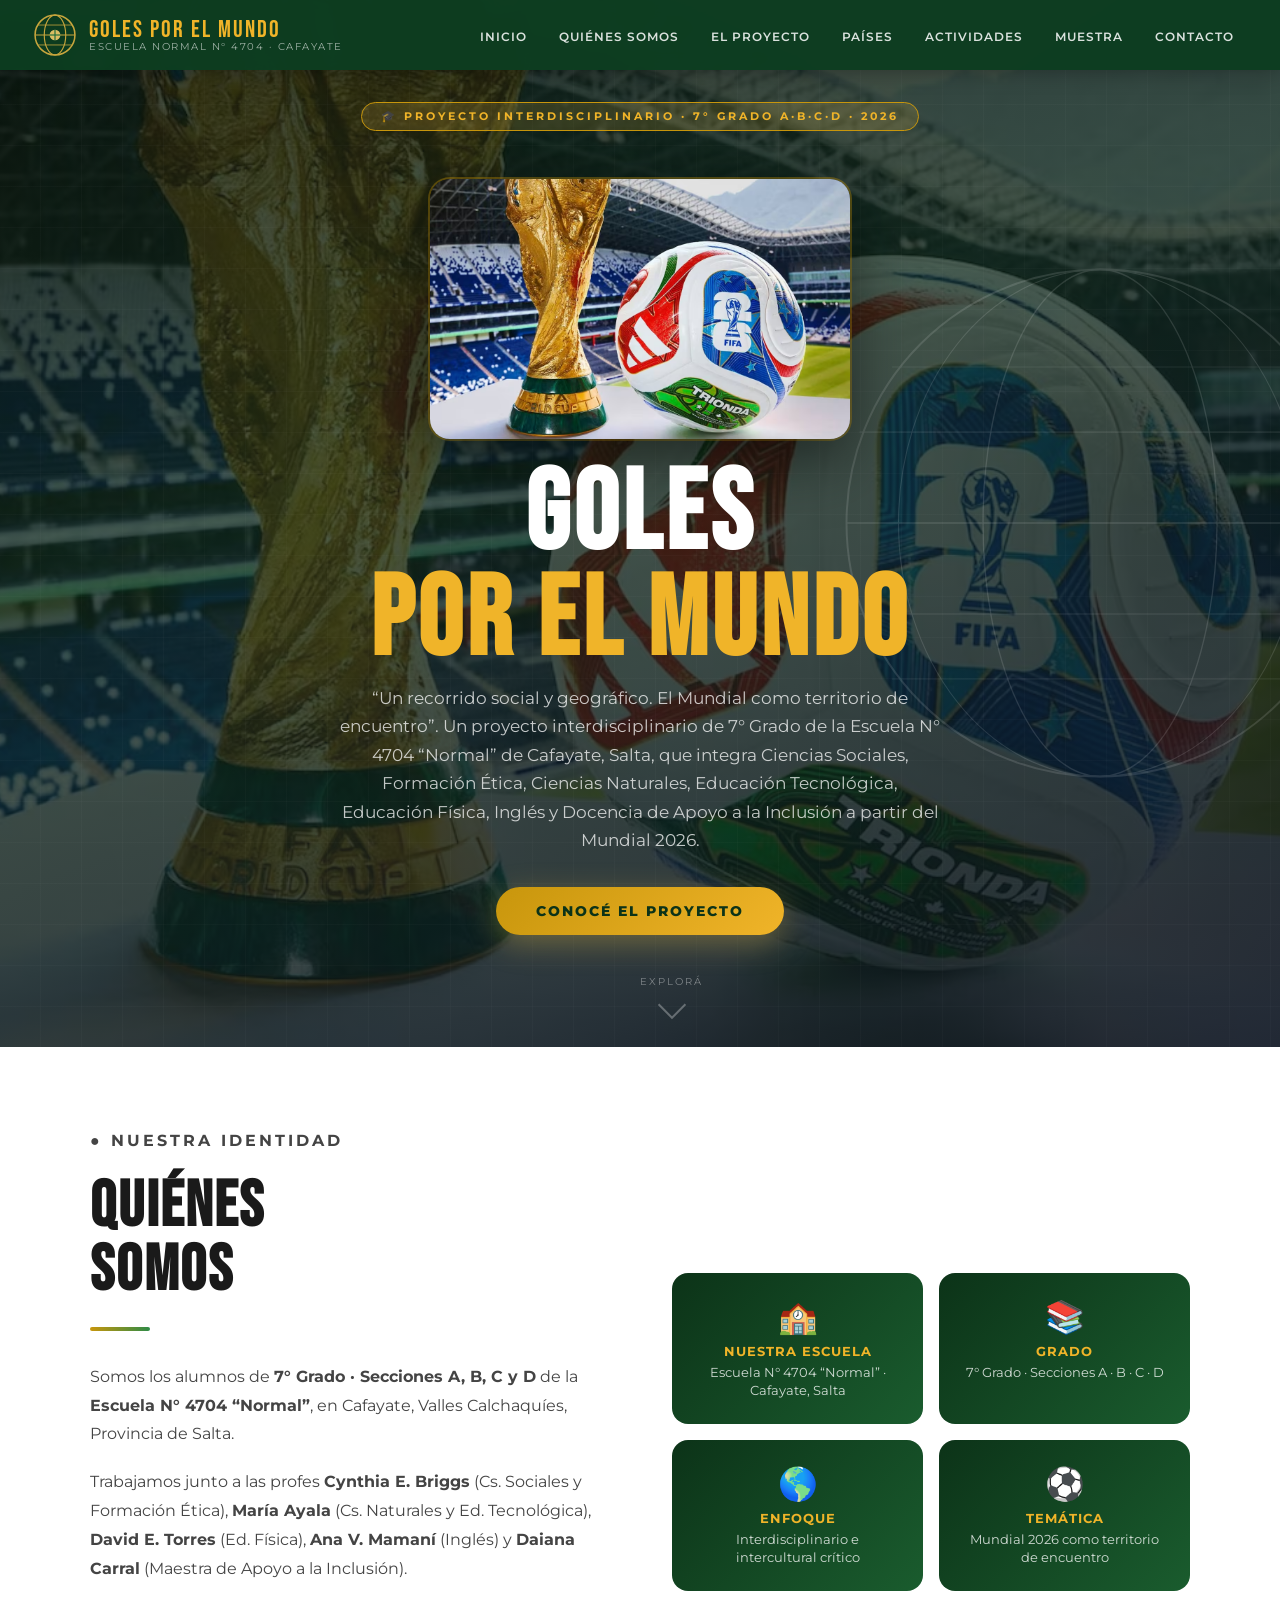
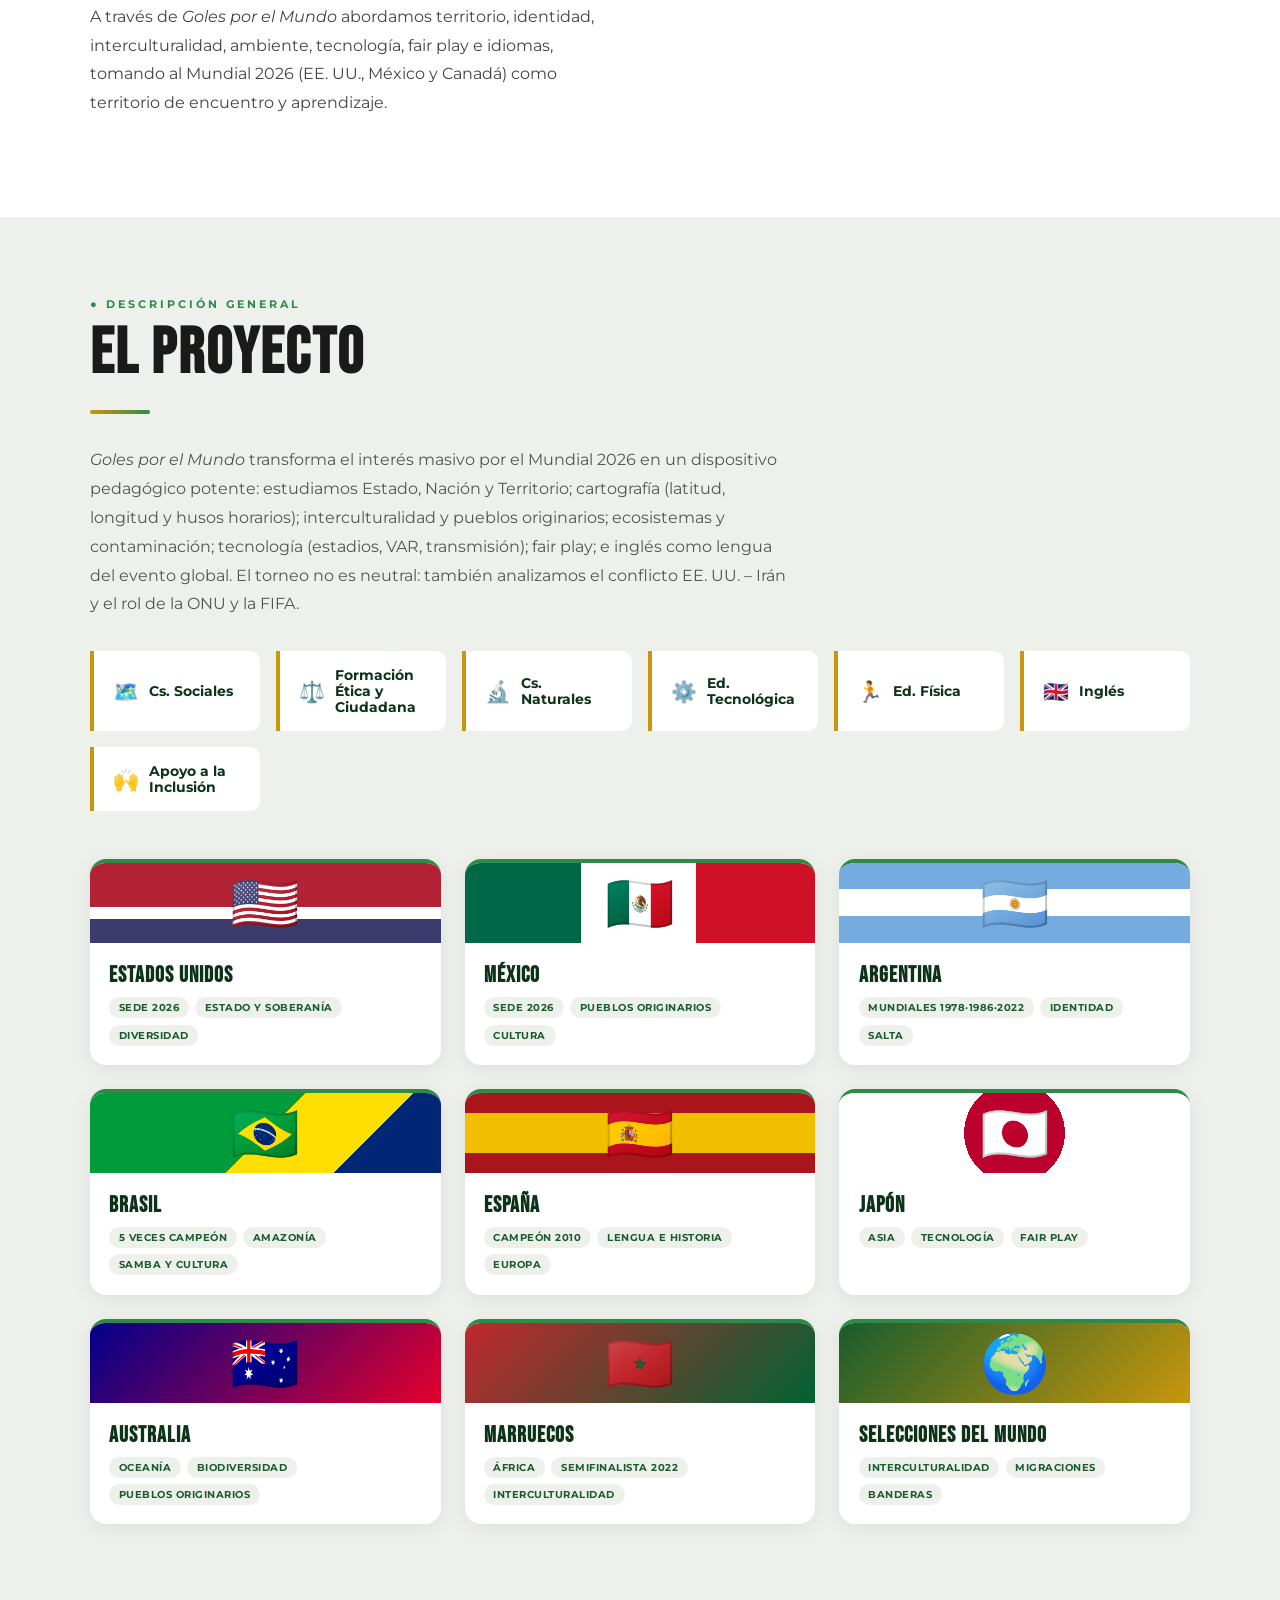
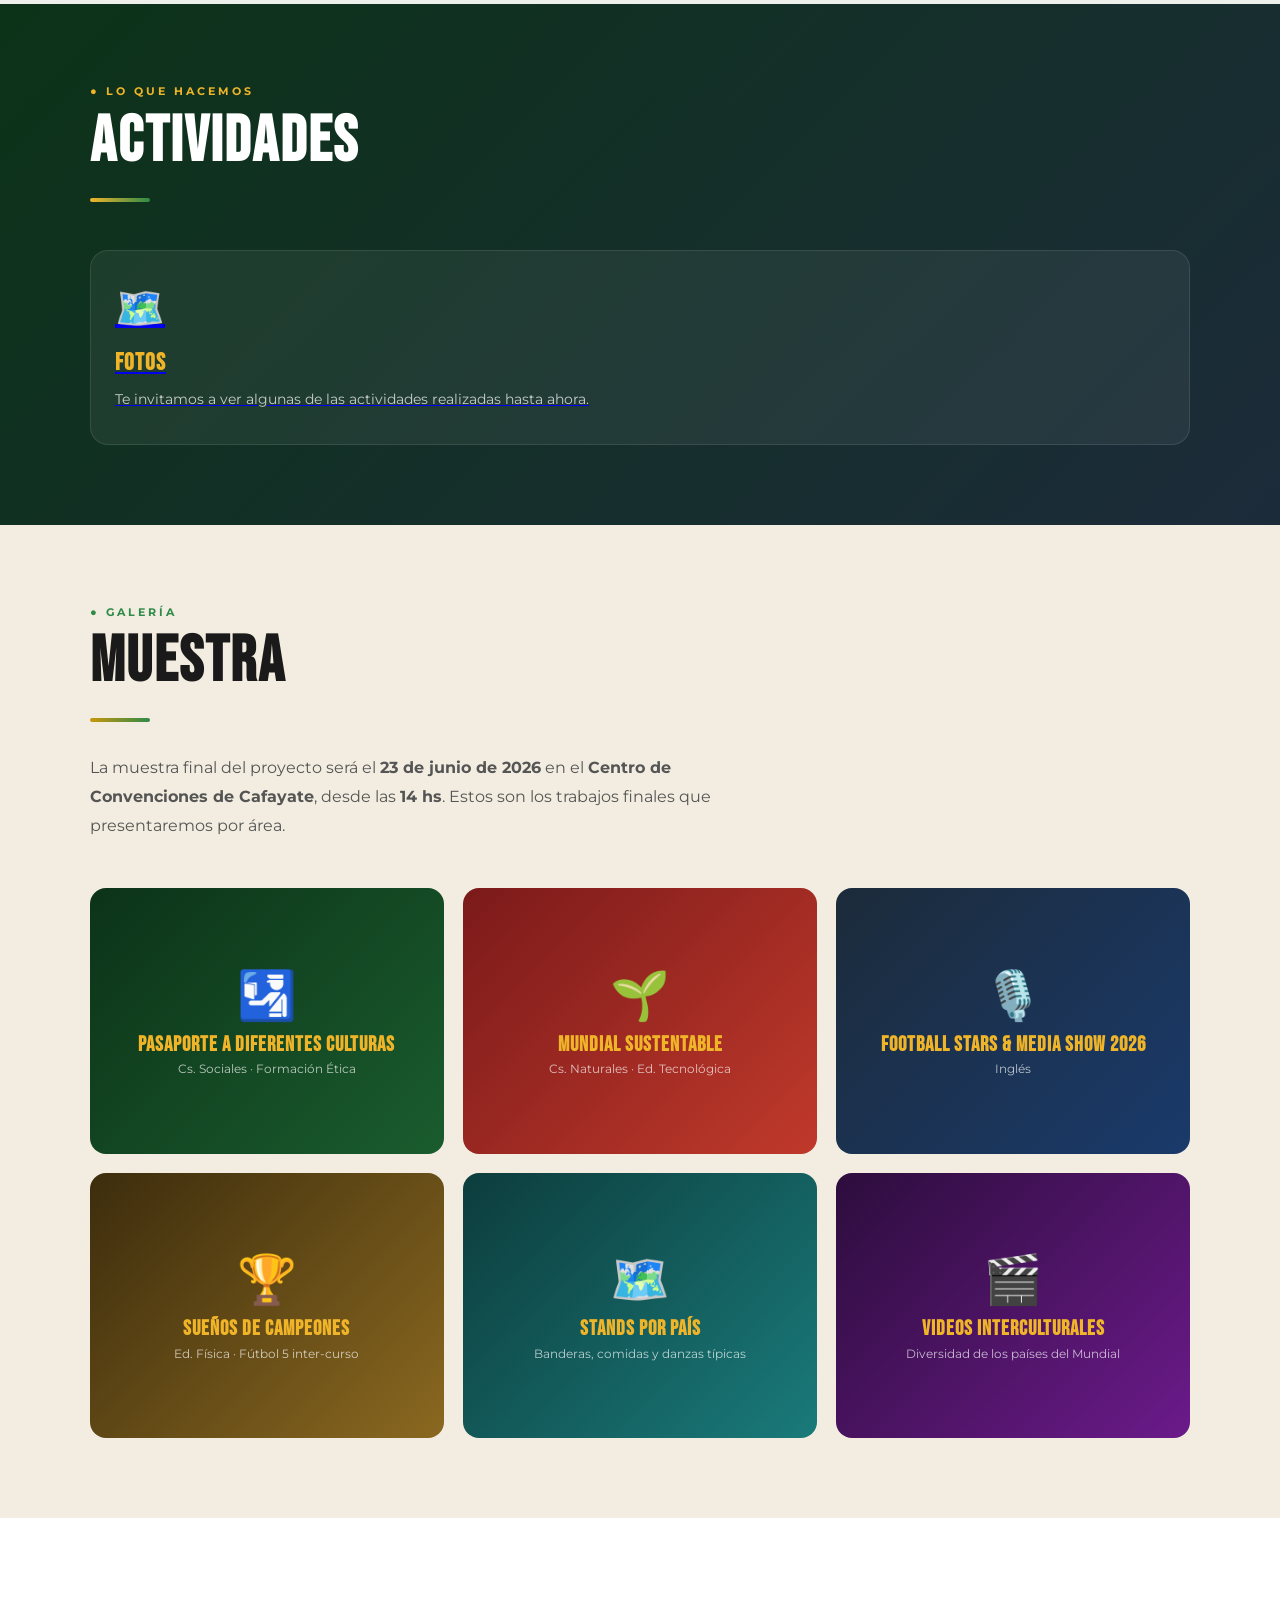
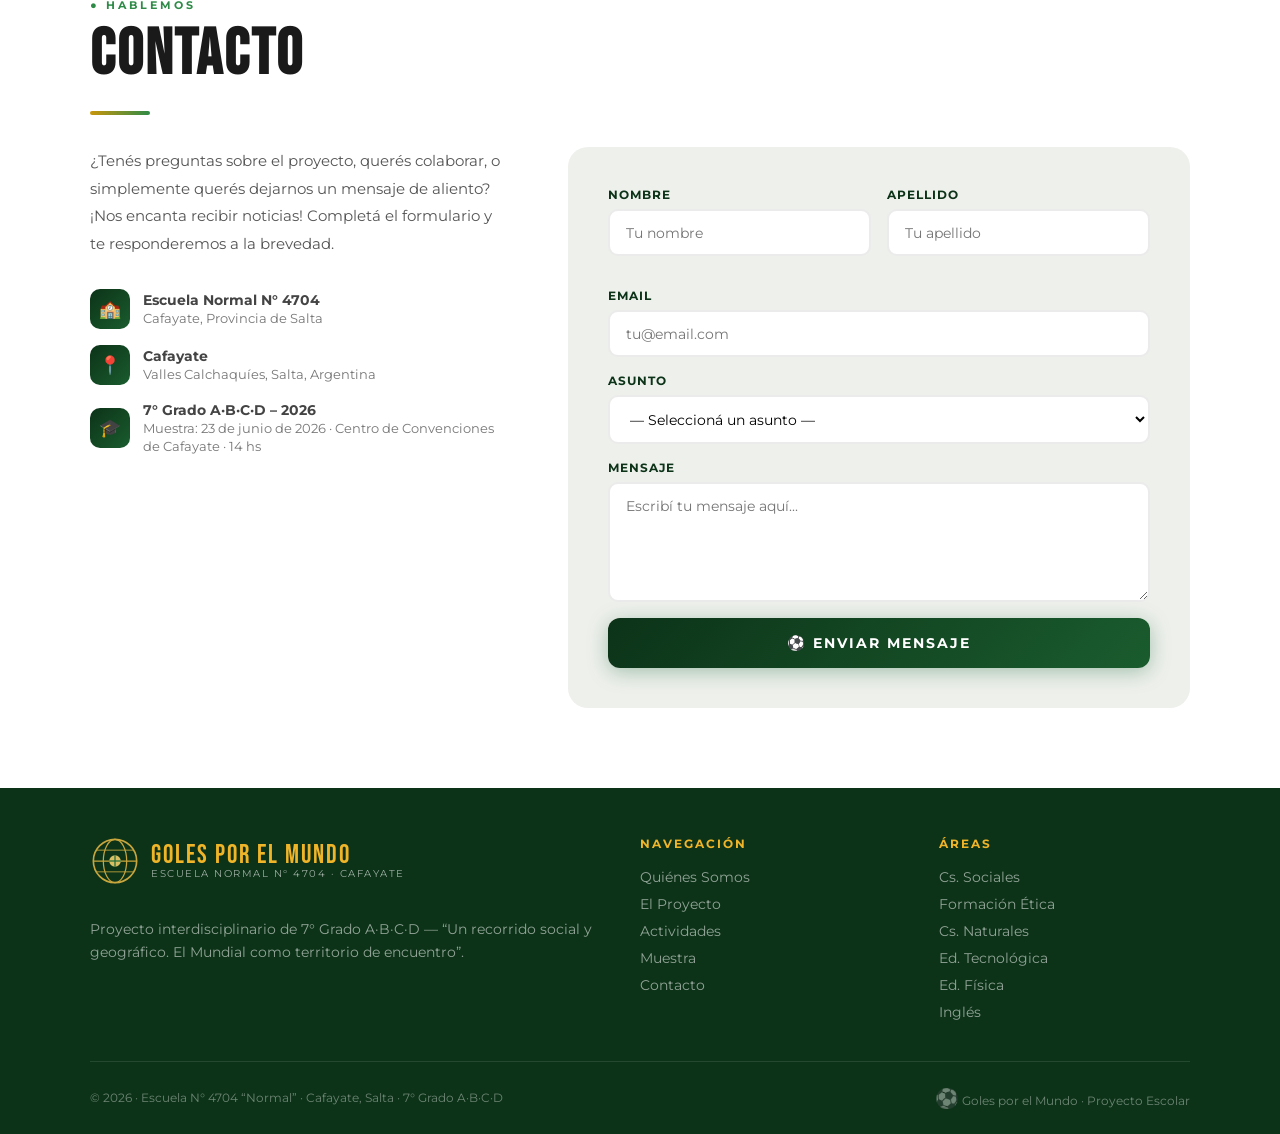
<file: index.html>
<!DOCTYPE html>
<html lang="es">
<head>
  <meta charset="UTF-8" />
  <meta name="viewport" content="width=device-width, initial-scale=1.0" />
  <title>Goles por el Mundo · Proyecto Interdisciplinario 7° Grado · E.N. N° 4704 Cafayate</title>
  <link href="https://fonts.googleapis.com/css2?family=Bebas+Neue&family=Montserrat:wght@300;400;600;700;900&family=Playfair+Display:ital,wght@0,700;1,600&display=swap" rel="stylesheet" />
  <style>
    :root {
      --verde: #1a5c2e;
      --verde-claro: #2e8b47;
      --verde-oscuro: #0c3318;
      --dorado: #c8960c;
      --dorado-claro: #f0b429;
      --crema: #f2ede0;
      --rojo: #c0392b;
      --azul-oscuro: #1c2b3a;
      --blanco: #ffffff;
      --texto: #1a1a1a;
      --gris: #eef0ec;
    }

    * { margin: 0; padding: 0; box-sizing: border-box; }

    html { scroll-behavior: smooth; scroll-padding-top: 80px; }

    body {
      font-family: 'Montserrat', sans-serif;
      color: var(--texto);
      background: var(--crema);
      overflow-x: hidden;
    }

    /* ===== NAVBAR ===== */
    nav {
      position: fixed;
      top: 0; left: 0; right: 0;
      z-index: 1000;
      background: rgba(13, 61, 32, 0.97);
      backdrop-filter: blur(8px);
      padding: 0 2rem;
      display: flex;
      align-items: center;
      justify-content: space-between;
      height: 70px;
      box-shadow: 0 2px 20px rgba(0,0,0,0.3);
    }

    .logo {
      display: flex;
      align-items: center;
      gap: 0.7rem;
      text-decoration: none;
    }

    .logo-icon {
      width: 46px;
      height: 46px;
      position: relative;
      flex-shrink: 0;
    }

    .logo-text {
      display: flex;
      flex-direction: column;
      line-height: 1;
    }

    .logo-text span:first-child {
      font-family: 'Bebas Neue', sans-serif;
      font-size: 1.5rem;
      color: var(--dorado-claro);
      letter-spacing: 2px;
    }

    .logo-text span:last-child {
      font-size: 0.6rem;
      color: rgba(255,255,255,0.6);
      letter-spacing: 1.5px;
      text-transform: uppercase;
    }

    .nav-links {
      display: flex;
      list-style: none;
      gap: 0.2rem;
    }

    .nav-links a {
      text-decoration: none;
      color: rgba(255,255,255,0.85);
      font-size: 0.78rem;
      font-weight: 600;
      letter-spacing: 1px;
      text-transform: uppercase;
      padding: 0.5rem 0.9rem;
      border-radius: 4px;
      transition: all 0.25s;
      position: relative;
    }

    .nav-links a::after {
      content: '';
      position: absolute;
      bottom: 4px; left: 50%; right: 50%;
      height: 2px;
      background: var(--dorado-claro);
      transition: all 0.25s;
    }

    .nav-links a:hover {
      color: var(--dorado-claro);
    }

    .nav-links a:hover::after {
      left: 0.9rem;
      right: 0.9rem;
    }

    /* Hamburger */
    .hamburger {
      display: none;
      flex-direction: column;
      gap: 5px;
      cursor: pointer;
      padding: 5px;
      background: none;
      border: none;
    }

    .hamburger span {
      width: 26px;
      height: 2px;
      background: var(--dorado-claro);
      transition: all 0.3s;
      display: block;
    }

    .hamburger.open span:nth-child(1) { transform: rotate(45deg) translate(5px, 5px); }
    .hamburger.open span:nth-child(2) { opacity: 0; }
    .hamburger.open span:nth-child(3) { transform: rotate(-45deg) translate(5px, -5px); }

    /* Mobile menu */
    .mobile-menu {
      display: none;
      position: fixed;
      top: 70px; left: 0; right: 0;
      background: rgba(10, 50, 25, 0.98);
      padding: 1.5rem 2rem;
      z-index: 999;
      flex-direction: column;
      gap: 0.3rem;
      box-shadow: 0 10px 30px rgba(0,0,0,0.4);
    }

    .mobile-menu.open { display: flex; }

    .mobile-menu a {
      text-decoration: none;
      color: rgba(255,255,255,0.9);
      font-size: 1rem;
      font-weight: 600;
      letter-spacing: 1px;
      text-transform: uppercase;
      padding: 0.9rem 0;
      border-bottom: 1px solid rgba(255,255,255,0.1);
      transition: color 0.2s;
    }

    .mobile-menu a:hover { color: var(--dorado-claro); }

    /* ===== HERO ===== */
    .hero {
      min-height: 100vh;
      background: linear-gradient(160deg, rgba(8,20,12,0.80) 0%, rgba(15,38,22,0.75) 40%, rgba(10,18,30,0.88) 100%), url("[data-uri]") center/cover no-repeat;
      position: relative;
      display: flex;
      align-items: center;
      justify-content: center;
      overflow: hidden;
      padding-top: 70px;
    }

    .hero-bg-pattern {
      position: absolute;
      inset: 0;
      background-image:
        repeating-linear-gradient(0deg, transparent, transparent 40px, rgba(255,255,255,0.02) 40px, rgba(255,255,255,0.02) 41px),
        repeating-linear-gradient(90deg, transparent, transparent 40px, rgba(255,255,255,0.02) 40px, rgba(255,255,255,0.02) 41px);
    }

    /* Globe decorative */
    .globe-deco {
      position: absolute;
      right: -80px;
      top: 50%;
      transform: translateY(-50%);
      width: 520px;
      height: 520px;
      opacity: 0.12;
      animation: spin 40s linear infinite;
    }

    @keyframes spin {
      from { transform: translateY(-50%) rotate(0deg); }
      to { transform: translateY(-50%) rotate(360deg); }
    }

    .hero-content {
      position: relative;
      z-index: 2;
      text-align: center;
      padding: 2rem;
      max-width: 900px;
    }

    .hero-badge {
      display: inline-block;
      background: rgba(200, 166, 61, 0.2);
      border: 1px solid var(--dorado);
      color: var(--dorado-claro);
      font-size: 0.7rem;
      font-weight: 700;
      letter-spacing: 3px;
      text-transform: uppercase;
      padding: 0.4rem 1.2rem;
      border-radius: 50px;
      margin-bottom: 1.5rem;
      animation: fadeInUp 0.8s ease forwards;
    }

    .hero-visual {
      display: flex;
      align-items: center;
      justify-content: center;
      gap: 2rem;
      margin: 1.5rem 0;
      animation: fadeInUp 1s ease 0.2s both;
    }

    .hero-photo {
      width: min(420px, 85vw);
      max-height: 260px;
      object-fit: cover;
      object-position: center 30%;
      border-radius: 20px;
      box-shadow: 0 20px 60px rgba(0,0,0,0.5), 0 0 0 2px rgba(200,150,12,0.4);
      animation: floatTrophy 5s ease-in-out infinite;
    }

    @keyframes floatTrophy {
      0%, 100% { transform: translateY(0); }
      50% { transform: translateY(-10px); }
    }

    .hero h1 {
      font-family: 'Bebas Neue', sans-serif;
      font-size: clamp(3.5rem, 10vw, 7rem);
      color: var(--blanco);
      letter-spacing: 4px;
      line-height: 0.95;
      margin-bottom: 0.5rem;
      animation: fadeInUp 1s ease 0.1s both;
    }

    .hero h1 span {
      color: var(--dorado-claro);
      display: block;
    }

    .hero-subtitle {
      font-size: clamp(0.85rem, 2vw, 1.05rem);
      color: rgba(255,255,255,0.75);
      max-width: 600px;
      margin: 0 auto 2rem;
      line-height: 1.7;
      font-weight: 400;
      animation: fadeInUp 1s ease 0.4s both;
    }

    .hero-cta {
      display: inline-block;
      background: linear-gradient(135deg, var(--dorado), var(--dorado-claro));
      color: var(--verde-oscuro);
      font-weight: 800;
      font-size: 0.85rem;
      letter-spacing: 2px;
      text-transform: uppercase;
      text-decoration: none;
      padding: 1rem 2.5rem;
      border-radius: 50px;
      box-shadow: 0 8px 30px rgba(200,166,61,0.4);
      transition: all 0.3s;
      animation: fadeInUp 1s ease 0.6s both;
    }

    .hero-cta:hover {
      transform: translateY(-3px);
      box-shadow: 0 14px 40px rgba(200,166,61,0.5);
    }

    .scroll-indicator {
      position: absolute;
      bottom: 2rem;
      left: 50%;
      transform: translateX(-50%);
      display: flex;
      flex-direction: column;
      align-items: center;
      gap: 0.4rem;
      color: rgba(255,255,255,0.4);
      font-size: 0.65rem;
      letter-spacing: 2px;
      text-transform: uppercase;
      animation: fadeInUp 1s ease 1s both;
    }

    .scroll-indicator .arrow {
      width: 20px;
      height: 20px;
      border-right: 2px solid rgba(255,255,255,0.3);
      border-bottom: 2px solid rgba(255,255,255,0.3);
      transform: rotate(45deg);
      animation: bounce 2s infinite;
    }

    @keyframes bounce {
      0%, 100% { transform: rotate(45deg) translateY(0); }
      50% { transform: rotate(45deg) translateY(6px); }
    }

    @keyframes fadeInUp {
      from { opacity: 0; transform: translateY(30px); }
      to { opacity: 1; transform: translateY(0); }
    }

    /* ===== SECTIONS ===== */
    section {
      padding: 5rem 2rem;
    }

    .section-inner {
      max-width: 1100px;
      margin: 0 auto;
    }

    .section-tag {
      font-size: 0.7rem;
      font-weight: 700;
      letter-spacing: 3px;
      text-transform: uppercase;
      color: var(--verde-claro);
      margin-bottom: 0.7rem;
    }

    .section-title {
      font-family: 'Bebas Neue', sans-serif;
      font-size: clamp(2.5rem, 6vw, 4rem);
      letter-spacing: 2px;
      line-height: 1;
      margin-bottom: 1.5rem;
    }

    .divider {
      width: 60px;
      height: 4px;
      background: linear-gradient(90deg, var(--dorado), var(--verde-claro));
      border-radius: 2px;
      margin-bottom: 2rem;
    }

    /* ===== QUIENES SOMOS ===== */
    #quienes {
      background: var(--blanco);
    }

    .quienes-grid {
      display: grid;
      grid-template-columns: 1fr 1fr;
      gap: 4rem;
      align-items: center;
    }

    .quienes-text p {
      font-size: 1rem;
      line-height: 1.8;
      color: #444;
      margin-bottom: 1.2rem;
    }

    .quienes-cards {
      display: grid;
      grid-template-columns: 1fr 1fr;
      gap: 1rem;
    }

    .q-card {
      background: linear-gradient(135deg, var(--verde-oscuro), var(--verde));
      color: white;
      border-radius: 16px;
      padding: 1.5rem;
      text-align: center;
      transition: transform 0.3s;
    }

    .q-card:hover { transform: translateY(-5px); }

    .q-card .emoji { font-size: 2rem; margin-bottom: 0.5rem; }
    .q-card h4 {
      font-size: 0.8rem;
      font-weight: 700;
      letter-spacing: 1px;
      text-transform: uppercase;
      color: var(--dorado-claro);
      margin-bottom: 0.3rem;
    }
    .q-card p { font-size: 0.8rem; color: rgba(255,255,255,0.8); line-height: 1.4; }

    /* ===== EL PROYECTO ===== */
    #proyecto {
      background: var(--gris);
    }

    .proyecto-grid {
      display: grid;
      grid-template-columns: repeat(3, 1fr);
      gap: 1.5rem;
      margin-top: 3rem;
    }

    .pais-card {
      background: var(--blanco);
      border-radius: 16px;
      overflow: hidden;
      box-shadow: 0 4px 20px rgba(0,0,0,0.07);
      transition: all 0.3s;
      border-top: 4px solid var(--verde-claro);
    }

    .pais-card:hover {
      transform: translateY(-6px);
      box-shadow: 0 12px 40px rgba(0,0,0,0.13);
    }

    .pais-flag {
      width: 100%;
      height: 80px;
      display: flex;
      align-items: center;
      justify-content: center;
      font-size: 3.5rem;
    }

    .pais-body {
      padding: 1.2rem;
    }

    .pais-body h3 {
      font-family: 'Bebas Neue', sans-serif;
      font-size: 1.4rem;
      letter-spacing: 1px;
      color: var(--verde-oscuro);
      margin-bottom: 0.5rem;
    }

    .pais-tags {
      display: flex;
      flex-wrap: wrap;
      gap: 0.4rem;
    }

    .pais-tag {
      background: var(--gris);
      color: var(--verde);
      font-size: 0.65rem;
      font-weight: 700;
      letter-spacing: 0.5px;
      text-transform: uppercase;
      padding: 0.25rem 0.6rem;
      border-radius: 50px;
    }

    .proyecto-desc {
      max-width: 700px;
      font-size: 1rem;
      line-height: 1.8;
      color: #555;
      margin-bottom: 0.5rem;
    }

    .materias-grid {
      display: grid;
      grid-template-columns: repeat(auto-fit, minmax(150px, 1fr));
      gap: 1rem;
      margin-top: 2rem;
    }

    .materia-item {
      background: var(--blanco);
      border-left: 4px solid var(--dorado);
      padding: 1rem 1.2rem;
      border-radius: 0 10px 10px 0;
      font-size: 0.85rem;
      font-weight: 700;
      color: var(--verde-oscuro);
      display: flex;
      align-items: center;
      gap: 0.6rem;
    }

    .materia-item .icon { font-size: 1.3rem; }

    /* ===== ACTIVIDADES ===== */
    #actividades {
      background: linear-gradient(135deg, var(--verde-oscuro) 0%, var(--azul-oscuro) 100%);
      color: white;
    }

    #actividades .section-title { color: white; }
    #actividades .section-tag { color: var(--dorado-claro); }
    #actividades .divider { background: linear-gradient(90deg, var(--dorado-claro), var(--verde-claro)); }

    .actividades-grid {
      display: grid;
      grid-template-columns: repeat(auto-fit, minmax(260px, 1fr));
      gap: 1.5rem;
      margin-top: 3rem;
    }

    .act-card {
      background: rgba(255,255,255,0.06);
      border: 1px solid rgba(255,255,255,0.1);
      border-radius: 18px;
      padding: 2rem 1.5rem;
      transition: all 0.3s;
      position: relative;
      overflow: hidden;
    }

    .act-card::before {
      content: '';
      position: absolute;
      top: 0; left: 0; right: 0;
      height: 3px;
      background: linear-gradient(90deg, var(--dorado), var(--verde-claro));
      opacity: 0;
      transition: opacity 0.3s;
    }

    .act-card:hover { transform: translateY(-5px); background: rgba(255,255,255,0.1); }
    .act-card:hover::before { opacity: 1; }

    .act-icon {
      font-size: 2.5rem;
      margin-bottom: 1rem;
    }

    .act-card h3 {
      font-family: 'Bebas Neue', sans-serif;
      font-size: 1.5rem;
      letter-spacing: 1px;
      color: var(--dorado-claro);
      margin-bottom: 0.7rem;
    }

    .act-card p {
      font-size: 0.88rem;
      color: rgba(255,255,255,0.75);
      line-height: 1.7;
    }

    /* ===== MUESTRA ===== */
    #muestra {
      background: var(--crema);
    }

    .muestra-desc {
      max-width: 700px;
      font-size: 1rem;
      color: #555;
      line-height: 1.8;
      margin-bottom: 3rem;
    }

    .muestra-grid {
      display: grid;
      grid-template-columns: repeat(3, 1fr);
      gap: 1.2rem;
    }

    .muestra-item {
      border-radius: 16px;
      overflow: hidden;
      aspect-ratio: 4/3;
      position: relative;
      background: linear-gradient(135deg, var(--verde-oscuro), var(--verde));
      display: flex;
      align-items: center;
      justify-content: center;
      cursor: pointer;
      transition: all 0.3s;
    }

    .muestra-item:hover { transform: scale(1.03); }

    .muestra-item:hover .muestra-overlay { opacity: 1; }

    .muestra-content {
      text-align: center;
      color: white;
      padding: 1rem;
    }

    .muestra-content .big-emoji { font-size: 3rem; margin-bottom: 0.5rem; }
    .muestra-content h4 {
      font-family: 'Bebas Neue', sans-serif;
      font-size: 1.3rem;
      letter-spacing: 1px;
      color: var(--dorado-claro);
    }
    .muestra-content p { font-size: 0.75rem; color: rgba(255,255,255,0.7); margin-top: 0.3rem; }

    .muestra-item:nth-child(2) { background: linear-gradient(135deg, #7b1a1a, var(--rojo)); }
    .muestra-item:nth-child(3) { background: linear-gradient(135deg, var(--azul-oscuro), #1a3a6b); }
    .muestra-item:nth-child(4) { background: linear-gradient(135deg, #3d2d0d, #8a6820); }
    .muestra-item:nth-child(5) { background: linear-gradient(135deg, #0d3d3d, #1a7a7a); }
    .muestra-item:nth-child(6) { background: linear-gradient(135deg, #2d0d3d, #6b1a8a); }

    .muestra-overlay {
      position: absolute;
      inset: 0;
      background: rgba(200,166,61,0.15);
      opacity: 0;
      transition: opacity 0.3s;
      border: 3px solid var(--dorado);
      border-radius: 16px;
    }

    /* ===== CONTACTO ===== */
    #contacto {
      background: var(--blanco);
    }

    .contacto-grid {
      display: grid;
      grid-template-columns: 1fr 1.5fr;
      gap: 4rem;
      align-items: start;
    }

    .contacto-info p {
      font-size: 0.95rem;
      color: #555;
      line-height: 1.8;
      margin-bottom: 2rem;
    }

    .contact-details {
      display: flex;
      flex-direction: column;
      gap: 1rem;
    }

    .c-detail {
      display: flex;
      align-items: center;
      gap: 0.8rem;
      font-size: 0.9rem;
      color: #444;
    }

    .c-detail .icon-box {
      width: 40px;
      height: 40px;
      background: linear-gradient(135deg, var(--verde-oscuro), var(--verde));
      border-radius: 10px;
      display: flex;
      align-items: center;
      justify-content: center;
      font-size: 1.1rem;
      flex-shrink: 0;
    }

    .contacto-form {
      background: var(--gris);
      border-radius: 20px;
      padding: 2.5rem;
    }

    .form-row {
      display: grid;
      grid-template-columns: 1fr 1fr;
      gap: 1rem;
      margin-bottom: 1rem;
    }

    .form-group {
      display: flex;
      flex-direction: column;
      gap: 0.4rem;
      margin-bottom: 1rem;
    }

    .form-group label {
      font-size: 0.75rem;
      font-weight: 700;
      letter-spacing: 1px;
      text-transform: uppercase;
      color: var(--verde-oscuro);
    }

    .form-group input,
    .form-group select,
    .form-group textarea {
      padding: 0.8rem 1rem;
      border: 2px solid rgba(0,0,0,0.08);
      border-radius: 10px;
      font-family: 'Montserrat', sans-serif;
      font-size: 0.9rem;
      background: white;
      transition: border-color 0.3s;
      outline: none;
    }

    .form-group input:focus,
    .form-group select:focus,
    .form-group textarea:focus {
      border-color: var(--verde-claro);
    }

    .form-group textarea { resize: vertical; min-height: 120px; }

    .btn-enviar {
      width: 100%;
      padding: 1rem;
      background: linear-gradient(135deg, var(--verde-oscuro), var(--verde));
      color: white;
      font-family: 'Montserrat', sans-serif;
      font-size: 0.9rem;
      font-weight: 700;
      letter-spacing: 2px;
      text-transform: uppercase;
      border: none;
      border-radius: 12px;
      cursor: pointer;
      transition: all 0.3s;
      box-shadow: 0 4px 20px rgba(26,107,58,0.35);
    }

    .btn-enviar:hover {
      transform: translateY(-2px);
      box-shadow: 0 8px 30px rgba(26,107,58,0.45);
    }

    .success-msg {
      display: none;
      text-align: center;
      color: var(--verde);
      font-weight: 700;
      font-size: 0.9rem;
      margin-top: 1rem;
      padding: 0.8rem;
      background: rgba(26,107,58,0.1);
      border-radius: 8px;
    }

    /* ===== FOOTER ===== */
    footer {
      background: var(--verde-oscuro);
      color: rgba(255,255,255,0.7);
      padding: 3rem 2rem 1.5rem;
    }

    .footer-inner {
      max-width: 1100px;
      margin: 0 auto;
    }

    .footer-top {
      display: grid;
      grid-template-columns: 2fr 1fr 1fr;
      gap: 3rem;
      padding-bottom: 2rem;
      border-bottom: 1px solid rgba(255,255,255,0.1);
      margin-bottom: 1.5rem;
    }

    .footer-brand .logo-icon { width: 50px; height: 50px; }
    .footer-brand .logo-text span:first-child { font-size: 1.6rem; }

    .footer-brand p {
      font-size: 0.85rem;
      line-height: 1.7;
      margin-top: 1rem;
      color: rgba(255,255,255,0.55);
    }

    .footer-col h4 {
      font-size: 0.75rem;
      font-weight: 700;
      letter-spacing: 2px;
      text-transform: uppercase;
      color: var(--dorado-claro);
      margin-bottom: 1rem;
    }

    .footer-col ul { list-style: none; }
    .footer-col ul li { margin-bottom: 0.5rem; }
    .footer-col ul li a {
      text-decoration: none;
      color: rgba(255,255,255,0.55);
      font-size: 0.85rem;
      transition: color 0.2s;
    }
    .footer-col ul li a:hover { color: var(--dorado-claro); }

    .footer-bottom {
      display: flex;
      justify-content: space-between;
      align-items: center;
      flex-wrap: wrap;
      gap: 0.5rem;
    }

    .footer-bottom p { font-size: 0.78rem; color: rgba(255,255,255,0.4); }

    .copa-emoji { font-size: 1.2rem; }

    /* ===== RESPONSIVE ===== */
    @media (max-width: 768px) {
      .nav-links { display: none; }
      .hamburger { display: flex; }

      .quienes-grid,
      .contacto-grid,
      .footer-top { grid-template-columns: 1fr; gap: 2rem; }

      .quienes-cards { grid-template-columns: 1fr 1fr; }

      .proyecto-grid { grid-template-columns: 1fr 1fr; }

      .muestra-grid { grid-template-columns: 1fr 1fr; }

      .form-row { grid-template-columns: 1fr; }

      .hero-visual { gap: 1rem; }
      .trophy-svg, .globe-svg { width: 80px; }

      .globe-deco { display: none; }

      section { padding: 3.5rem 1.5rem; }
      .contacto-form { padding: 1.8rem; }
    }

    @media (max-width: 480px) {
      .proyecto-grid,
      .muestra-grid { grid-template-columns: 1fr; }
      .quienes-cards { grid-template-columns: 1fr; }
      nav { padding: 0 1rem; }
    }
  </style>
</head>
<body>

<!-- ===== NAVBAR ===== -->
<nav>
  <a href="#" class="logo">
    <svg class="logo-icon" viewBox="0 0 60 60" fill="none" xmlns="http://www.w3.org/2000/svg">
      <!-- Globe -->
      <circle cx="30" cy="30" r="26" stroke="#c8a63d" stroke-width="2" fill="none"/>
      <ellipse cx="30" cy="30" rx="14" ry="26" stroke="#c8a63d" stroke-width="1.5" fill="none"/>
      <line x1="4" y1="30" x2="56" y2="30" stroke="#c8a63d" stroke-width="1.5"/>
      <line x1="8" y1="17" x2="52" y2="17" stroke="#c8a63d" stroke-width="1"/>
      <line x1="8" y1="43" x2="52" y2="43" stroke="#c8a63d" stroke-width="1"/>
      <!-- Soccer ball pattern on globe -->
      <circle cx="30" cy="30" r="7" fill="#f0cc6a" opacity="0.9"/>
      <line x1="30" y1="23" x2="30" y2="37" stroke="#1a6b3a" stroke-width="1.5"/>
      <line x1="23" y1="30" x2="37" y2="30" stroke="#1a6b3a" stroke-width="1.5"/>
    </svg>
    <div class="logo-text">
      <span>Goles por el Mundo</span>
      <span>Escuela Normal N° 4704 · Cafayate</span>
    </div>
  </a>

  <ul class="nav-links">
    <li><a href="#inicio">Inicio</a></li>
    <li><a href="#quienes">Quiénes Somos</a></li>
    <li><a href="#proyecto">El Proyecto</a></li>
    <li><a href="#paises">Países</a></li>
    <li><a href="#actividades">Actividades</a></li>
    <li><a href="#muestra">Muestra</a></li>
    <li><a href="#contacto">Contacto</a></li>
  </ul>

  <button class="hamburger" id="hamburger" aria-label="Menú">
    <span></span><span></span><span></span>
  </button>
</nav>

<div class="mobile-menu" id="mobileMenu">
  <a href="#inicio" onclick="closeMobile()">Inicio</a>
  <a href="#quienes" onclick="closeMobile()">Quiénes Somos</a>
  <a href="#proyecto" onclick="closeMobile()">El Proyecto</a>
  <a href="#paises" onclick="closeMobile()">Países</a>
  <a href="#actividades" onclick="closeMobile()">Actividades</a>
  <a href="#muestra" onclick="closeMobile()">Muestra</a>
  <a href="#contacto" onclick="closeMobile()">Contacto</a>
</div>

<!-- ===== HERO ===== -->
<section class="hero" id="inicio">
  <div class="hero-bg-pattern"></div>

  <!-- Decorative large globe -->
  <svg class="globe-deco" viewBox="0 0 400 400" xmlns="http://www.w3.org/2000/svg">
    <circle cx="200" cy="200" r="195" stroke="white" stroke-width="1.5" fill="none"/>
    <ellipse cx="200" cy="200" rx="90" ry="195" stroke="white" stroke-width="1" fill="none"/>
    <ellipse cx="200" cy="200" rx="155" ry="195" stroke="white" stroke-width="0.8" fill="none"/>
    <line x1="5" y1="200" x2="395" y2="200" stroke="white" stroke-width="1"/>
    <line x1="15" y1="130" x2="385" y2="130" stroke="white" stroke-width="0.7"/>
    <line x1="15" y1="270" x2="385" y2="270" stroke="white" stroke-width="0.7"/>
    <line x1="40" y1="80" x2="360" y2="80" stroke="white" stroke-width="0.5"/>
    <line x1="40" y1="320" x2="360" y2="320" stroke="white" stroke-width="0.5"/>
  </svg>

  <div class="hero-content">
    <div class="hero-badge">🎓 Proyecto Interdisciplinario · 7° Grado A·B·C·D · 2026</div>

    <div class="hero-visual">
      <img src="[data-uri]" alt="Copa del Mundo FIFA" class="hero-photo" />
    </div>

    <h1>GOLES<span>POR EL MUNDO</span></h1>
    <p class="hero-subtitle">
      “Un recorrido social y geográfico. El Mundial como territorio de encuentro”. Un proyecto interdisciplinario de 7° Grado de la Escuela N° 4704 “Normal” de Cafayate, Salta, que integra Ciencias Sociales, Formación Ética, Ciencias Naturales, Educación Tecnológica, Educación Física, Inglés y Docencia de Apoyo a la Inclusión a partir del Mundial 2026.
    </p>
    <a href="#proyecto" class="hero-cta">Conocé el Proyecto</a>
  </div>

  <div class="scroll-indicator">
    <span>Explorá</span>
    <div class="arrow"></div>
  </div>
</section>

<!-- ===== QUIÉNES SOMOS ===== -->
<section id="quienes">
  <div class="section-inner">
    <div class="quienes-grid">
      <div class="quienes-text">
        <p class="section-tag">● Nuestra Identidad</p>
        <h2 class="section-title">Quiénes<br>Somos</h2>
        <div class="divider"></div>
        <p>
          Somos los alumnos de <strong>7° Grado · Secciones A, B, C y D</strong> de la <strong>Escuela N° 4704 “Normal”</strong>, en Cafayate, Valles Calchaquíes, Provincia de Salta.
        </p>
        <p>
          Trabajamos junto a las profes <strong>Cynthia E. Briggs</strong> (Cs. Sociales y Formación Ética), <strong>María Ayala</strong> (Cs. Naturales y Ed. Tecnológica), <strong>David E. Torres</strong> (Ed. Física), <strong>Ana V. Mamaní</strong> (Inglés) y <strong>Daiana Carral</strong> (Maestra de Apoyo a la Inclusión).
        </p>
        <p>
          A través de <em>Goles por el Mundo</em> abordamos territorio, identidad, interculturalidad, ambiente, tecnología, fair play e idiomas, tomando al Mundial 2026 (EE. UU., México y Canadá) como territorio de encuentro y aprendizaje.
        </p>
      </div>
      <div class="quienes-cards">
        <div class="q-card">
          <div class="emoji">🏫</div>
          <h4>Nuestra Escuela</h4>
          <p>Escuela N° 4704 “Normal” · Cafayate, Salta</p>
        </div>
        <div class="q-card">
          <div class="emoji">📚</div>
          <h4>Grado</h4>
          <p>7° Grado · Secciones A · B · C · D</p>
        </div>
        <div class="q-card">
          <div class="emoji">🌎</div>
          <h4>Enfoque</h4>
          <p>Interdisciplinario e intercultural crítico</p>
        </div>
        <div class="q-card">
          <div class="emoji">⚽</div>
          <h4>Temática</h4>
          <p>Mundial 2026 como territorio de encuentro</p>
        </div>
      </div>
    </div>
  </div>
</section>

<!-- ===== EL PROYECTO ===== -->
<section id="proyecto">
  <div class="section-inner">
    <p class="section-tag">● Descripción General</p>
    <h2 class="section-title">El Proyecto</h2>
    <div class="divider"></div>
    <p class="proyecto-desc">
      <em>Goles por el Mundo</em> transforma el interés masivo por el Mundial 2026 en un dispositivo pedagógico potente: estudiamos Estado, Nación y Territorio; cartografía (latitud, longitud y husos horarios); interculturalidad y pueblos originarios; ecosistemas y contaminación; tecnología (estadios, VAR, transmisión); fair play; e inglés como lengua del evento global. El torneo no es neutral: también analizamos el conflicto EE. UU. – Irán y el rol de la ONU y la FIFA.
    </p>

    <div class="materias-grid">
      <div class="materia-item"><span class="icon">🗺️</span> Cs. Sociales</div>
      <div class="materia-item"><span class="icon">⚖️</span> Formación Ética y Ciudadana</div>
      <div class="materia-item"><span class="icon">🔬</span> Cs. Naturales</div>
      <div class="materia-item"><span class="icon">⚙️</span> Ed. Tecnológica</div>
      <div class="materia-item"><span class="icon">🏃</span> Ed. Física</div>
      <div class="materia-item"><span class="icon">🇬🇧</span> Inglés</div>
      <div class="materia-item"><span class="icon">🙌</span> Apoyo a la Inclusión</div>
    </div>

    <div class="proyecto-grid" id="paises">
      <div class="pais-card">
        <div class="pais-flag" style="background: linear-gradient(180deg,#b22234 0%,#b22234 55%,#fff 55%,#fff 70%,#3c3b6e 70%);">🇺🇸</div>
        <div class="pais-body">
          <h3>Estados Unidos</h3>
          <div class="pais-tags">
            <span class="pais-tag">Sede 2026</span>
            <span class="pais-tag">Estado y soberanía</span>
            <span class="pais-tag">Diversidad</span>
          </div>
        </div>
      </div>
      <div class="pais-card">
        <div class="pais-flag" style="background: linear-gradient(90deg,#006847 33%,#fff 33%,#fff 66%,#ce1126 66%);">🇲🇽</div>
        <div class="pais-body">
          <h3>México</h3>
          <div class="pais-tags">
            <span class="pais-tag">Sede 2026</span>
            <span class="pais-tag">Pueblos originarios</span>
            <span class="pais-tag">Cultura</span>
          </div>
        </div>
      </div>
      <div class="pais-card">
        <div class="pais-flag" style="background: linear-gradient(180deg,#74acdf 33%,#fff 33%,#fff 66%,#74acdf 66%);">🇦🇷</div>
        <div class="pais-body">
          <h3>Argentina</h3>
          <div class="pais-tags">
            <span class="pais-tag">Mundiales 1978·1986·2022</span>
            <span class="pais-tag">Identidad</span>
            <span class="pais-tag">Salta</span>
          </div>
        </div>
      </div>
      <div class="pais-card">
        <div class="pais-flag" style="background: linear-gradient(135deg,#009c3b 0%,#009c3b 50%,#ffdf00 50%,#ffdf00 75%,#002776 75%);">🇧🇷</div>
        <div class="pais-body">
          <h3>Brasil</h3>
          <div class="pais-tags">
            <span class="pais-tag">5 veces campeón</span>
            <span class="pais-tag">Amazonía</span>
            <span class="pais-tag">Samba y cultura</span>
          </div>
        </div>
      </div>
      <div class="pais-card">
        <div class="pais-flag" style="background: linear-gradient(180deg,#aa151b 25%,#f1bf00 25%,#f1bf00 75%,#aa151b 75%);">🇪🇸</div>
        <div class="pais-body">
          <h3>España</h3>
          <div class="pais-tags">
            <span class="pais-tag">Campeón 2010</span>
            <span class="pais-tag">Lengua e historia</span>
            <span class="pais-tag">Europa</span>
          </div>
        </div>
      </div>
      <div class="pais-card">
        <div class="pais-flag" style="background: radial-gradient(circle at center,#bc002d 0 28%,#fff 28%);">🇯🇵</div>
        <div class="pais-body">
          <h3>Japón</h3>
          <div class="pais-tags">
            <span class="pais-tag">Asia</span>
            <span class="pais-tag">Tecnología</span>
            <span class="pais-tag">Fair play</span>
          </div>
        </div>
      </div>
      <div class="pais-card">
        <div class="pais-flag" style="background: linear-gradient(135deg,#00008b,#e4002b);">🇦🇺</div>
        <div class="pais-body">
          <h3>Australia</h3>
          <div class="pais-tags">
            <span class="pais-tag">Oceanía</span>
            <span class="pais-tag">Biodiversidad</span>
            <span class="pais-tag">Pueblos originarios</span>
          </div>
        </div>
      </div>
      <div class="pais-card">
        <div class="pais-flag" style="background: linear-gradient(135deg,#c1272d,#006233);">🇲🇦</div>
        <div class="pais-body">
          <h3>Marruecos</h3>
          <div class="pais-tags">
            <span class="pais-tag">África</span>
            <span class="pais-tag">Semifinalista 2022</span>
            <span class="pais-tag">Interculturalidad</span>
          </div>
        </div>
      </div>
      <div class="pais-card">
        <div class="pais-flag" style="background: linear-gradient(135deg,#1a5c2e,#c8960c);">🌍</div>
        <div class="pais-body">
          <h3>Selecciones del Mundo</h3>
          <div class="pais-tags">
            <span class="pais-tag">Interculturalidad</span>
            <span class="pais-tag">Migraciones</span>
            <span class="pais-tag">Banderas</span>
          </div>
        </div>
      </div>
    </div>
    </div>
  </div>
</section>

<!-- ===== ACTIVIDADES ===== -->
<section id="actividades">
  <div class="section-inner">
    <p class="section-tag">● Lo Que Hacemos</p>
    <h2 class="section-title">Actividades</h2>
    <div class="divider"></div>

    <a href="./actividades.html">
      <div class="actividades-grid">
        <div class="act-card">
          <div class="act-icon">🗺️</div>
          <h3>Fotos </h3>
          <p>Te invitamos a ver algunas de las actividades realizadas hasta ahora.</p>
        </div>
      </div>
    </a>
      
    </div>
  </div>
</section>

<!-- ===== MUESTRA ===== -->
<section id="muestra">
  <div class="section-inner">
    <p class="section-tag">● Galería</p>
    <h2 class="section-title">Muestra</h2>
    <div class="divider"></div>
    <p class="muestra-desc">
      La muestra final del proyecto será el <strong>23 de junio de 2026</strong> en el <strong>Centro de Convenciones de Cafayate</strong>, desde las <strong>14 hs</strong>. Estos son los trabajos finales que presentaremos por área.
    </p>

    <div class="muestra-grid">
      <div class="muestra-item">
        <div class="muestra-content">
          <div class="big-emoji">🛂</div>
          <h4>Pasaporte a Diferentes Culturas</h4>
          <p>Cs. Sociales · Formación Ética</p>
        </div>
        <div class="muestra-overlay"></div>
      </div>
      <div class="muestra-item">
        <div class="muestra-content">
          <div class="big-emoji">🌱</div>
          <h4>Mundial Sustentable</h4>
          <p>Cs. Naturales · Ed. Tecnológica</p>
        </div>
        <div class="muestra-overlay"></div>
      </div>
      <div class="muestra-item">
        <div class="muestra-content">
          <div class="big-emoji">🎙️</div>
          <h4>Football Stars & Media Show 2026</h4>
          <p>Inglés</p>
        </div>
        <div class="muestra-overlay"></div>
      </div>
      <div class="muestra-item">
        <div class="muestra-content">
          <div class="big-emoji">🏆</div>
          <h4>Sueños de Campeones</h4>
          <p>Ed. Física · Fútbol 5 inter-curso</p>
        </div>
        <div class="muestra-overlay"></div>
      </div>
      <div class="muestra-item">
        <div class="muestra-content">
          <div class="big-emoji">🗺️</div>
          <h4>Stands por País</h4>
          <p>Banderas, comidas y danzas típicas</p>
        </div>
        <div class="muestra-overlay"></div>
      </div>
      <div class="muestra-item">
        <div class="muestra-content">
          <div class="big-emoji">🎬</div>
          <h4>Videos Interculturales</h4>
          <p>Diversidad de los países del Mundial</p>
        </div>
        <div class="muestra-overlay"></div>
      </div>
    </div>
  </div>
</section>

<!-- ===== CONTACTO ===== -->
<section id="contacto">
  <div class="section-inner">
    <p class="section-tag">● Hablemos</p>
    <h2 class="section-title">Contacto</h2>
    <div class="divider"></div>

    <div class="contacto-grid">
      <div class="contacto-info">
        <p>
          ¿Tenés preguntas sobre el proyecto, querés colaborar, o simplemente querés dejarnos un mensaje de aliento? ¡Nos encanta recibir noticias! Completá el formulario y te responderemos a la brevedad.
        </p>
        <div class="contact-details">
          <div class="c-detail">
            <div class="icon-box">🏫</div>
            <div>
              <strong>Escuela Normal N° 4704</strong><br>
              <span style="font-size:0.82rem;color:#777">Cafayate, Provincia de Salta</span>
            </div>
          </div>
          <div class="c-detail">
            <div class="icon-box">📍</div>
            <div>
              <strong>Cafayate</strong><br>
              <span style="font-size:0.82rem;color:#777">Valles Calchaquíes, Salta, Argentina</span>
            </div>
          </div>
          <div class="c-detail">
            <div class="icon-box">🎓</div>
            <div>
              <strong>7° Grado A·B·C·D – 2026</strong><br>
              <span style="font-size:0.82rem;color:#777">Muestra: 23 de junio de 2026 · Centro de Convenciones de Cafayate · 14 hs</span>
            </div>
          </div>
        </div>
      </div>

      <div class="contacto-form">
        <div class="form-row">
          <div class="form-group">
            <label>Nombre</label>
            <input type="text" placeholder="Tu nombre" id="nombre"/>
          </div>
          <div class="form-group">
            <label>Apellido</label>
            <input type="text" placeholder="Tu apellido" id="apellido"/>
          </div>
        </div>
        <div class="form-group">
          <label>Email</label>
          <input type="email" placeholder="tu@email.com" id="email"/>
        </div>
        <div class="form-group">
          <label>Asunto</label>
          <select id="asunto">
            <option value="">— Seleccioná un asunto —</option>
            <option>Consulta sobre el proyecto</option>
            <option>Quiero colaborar</option>
            <option>Mensaje para los alumnos</option>
            <option>Prensa y medios</option>
            <option>Otro</option>
          </select>
        </div>
        <div class="form-group">
          <label>Mensaje</label>
          <textarea placeholder="Escribí tu mensaje aquí..." id="mensaje"></textarea>
        </div>
        <button type="button" class="btn-enviar" onclick="enviarMensajeWhatsApp()">
            ⚽ Enviar Mensaje
        </button>
        <div class="success-msg" id="successMsg">
          ✅ ¡Mensaje recibido! Te responderemos pronto. ¡Gracias!
        </div>
      </div>
    </div>
  </div>
</section>

<!-- ===== FOOTER ===== -->
<footer>
  <div class="footer-inner">
    <div class="footer-top">
      <div class="footer-brand">
        <a href="#" class="logo" style="margin-bottom:1rem;display:inline-flex;">
          <svg class="logo-icon" viewBox="0 0 60 60" fill="none">
            <circle cx="30" cy="30" r="26" stroke="#c8a63d" stroke-width="2" fill="none"/>
            <ellipse cx="30" cy="30" rx="14" ry="26" stroke="#c8a63d" stroke-width="1.5" fill="none"/>
            <line x1="4" y1="30" x2="56" y2="30" stroke="#c8a63d" stroke-width="1.5"/>
            <line x1="8" y1="17" x2="52" y2="17" stroke="#c8a63d" stroke-width="1"/>
            <line x1="8" y1="43" x2="52" y2="43" stroke="#c8a63d" stroke-width="1"/>
            <circle cx="30" cy="30" r="7" fill="#f0cc6a" opacity="0.9"/>
            <line x1="30" y1="23" x2="30" y2="37" stroke="#1a6b3a" stroke-width="1.5"/>
            <line x1="23" y1="30" x2="37" y2="30" stroke="#1a6b3a" stroke-width="1.5"/>
          </svg>
          <div class="logo-text">
            <span>Goles por el Mundo</span>
            <span>Escuela Normal N° 4704 · Cafayate</span>
          </div>
        </a>
        <p>Proyecto interdisciplinario de 7° Grado A·B·C·D — “Un recorrido social y geográfico. El Mundial como territorio de encuentro”.</p>
      </div>

      <div class="footer-col">
        <h4>Navegación</h4>
        <ul>
          <li><a href="#quienes">Quiénes Somos</a></li>
          <li><a href="#proyecto">El Proyecto</a></li>
          <li><a href="#actividades">Actividades</a></li>
          <li><a href="#muestra">Muestra</a></li>
          <li><a href="#contacto">Contacto</a></li>
        </ul>
      </div>

      <div class="footer-col">
        <h4>Áreas</h4>
        <ul>
          <li><a href="#proyecto">Cs. Sociales</a></li>
          <li><a href="#proyecto">Formación Ética</a></li>
          <li><a href="#proyecto">Cs. Naturales</a></li>
          <li><a href="#proyecto">Ed. Tecnológica</a></li>
          <li><a href="#proyecto">Ed. Física</a></li>
          <li><a href="#proyecto">Inglés</a></li>
        </ul>
      </div>
    </div>

    <div class="footer-bottom">
      <p>© 2026 · Escuela N° 4704 “Normal” · Cafayate, Salta · 7° Grado A·B·C·D</p>
      <p><span class="copa-emoji">⚽</span> Goles por el Mundo · Proyecto Escolar</p>
    </div>
  </div>
</footer>

<script>
  // Hamburger menu
  const hamburger = document.getElementById('hamburger');
  const mobileMenu = document.getElementById('mobileMenu');

  hamburger.addEventListener('click', () => {
    hamburger.classList.toggle('open');
    mobileMenu.classList.toggle('open');
  });

  function closeMobile() {
    hamburger.classList.remove('open');
    mobileMenu.classList.remove('open');
  }

  // Close mobile menu on outside click
  document.addEventListener('click', (e) => {
    if (!hamburger.contains(e.target) && !mobileMenu.contains(e.target)) {
      closeMobile();
    }
  });

  // Navbar scroll effect
  const nav = document.querySelector('nav');
  window.addEventListener('scroll', () => {
    if (window.scrollY > 50) {
      nav.style.background = 'rgba(10, 45, 22, 0.99)';
    } else {
      nav.style.background = 'rgba(13, 61, 32, 0.97)';
    }
  });

  // Contact form
  function enviarMensaje() {
    const nombre = document.getElementById('nombre').value.trim();
    const email = document.getElementById('email').value.trim();
    const mensaje = document.getElementById('mensaje').value.trim();
    const successMsg = document.getElementById('successMsg');

    if (!nombre || !email || !mensaje) {
      alert('Por favor completá los campos requeridos: Nombre, Email y Mensaje.');
      return;
    }

    successMsg.style.display = 'block';
    document.getElementById('nombre').value = '';
    document.getElementById('apellido').value = '';
    document.getElementById('email').value = '';
    document.getElementById('asunto').value = '';
    document.getElementById('mensaje').value = '';

    setTimeout(() => { successMsg.style.display = 'none'; }, 5000);
  }

  // Scroll reveal animations
  const observerOptions = { threshold: 0.1, rootMargin: '0px 0px -50px 0px' };
  const observer = new IntersectionObserver((entries) => {
    entries.forEach(entry => {
      if (entry.isIntersecting) {
        entry.target.style.opacity = '1';
        entry.target.style.transform = 'translateY(0)';
      }
    });
  }, observerOptions);

  document.querySelectorAll('.q-card, .pais-card, .act-card, .muestra-item, .materia-item').forEach(el => {
    el.style.opacity = '0';
    el.style.transform = 'translateY(25px)';
    el.style.transition = 'opacity 0.5s ease, transform 0.5s ease';
    observer.observe(el);
  });


function enviarMensajeWhatsApp() {

    const nombre = document.getElementById("nombre").value.trim();
    const apellido = document.getElementById("apellido").value.trim();
    const email = document.getElementById("email").value.trim();
    const asunto = document.getElementById("asunto").value;
    const mensaje = document.getElementById("mensaje").value.trim();

    if (!nombre || !apellido || !email || !asunto || !mensaje) {
        alert("Por favor completá todos los campos.");
        return;
    }

    const texto =
`⚽ *Nuevo mensaje desde la web*

👤 *Nombre:* ${nombre}
👤 *Apellido:* ${apellido}
📧 *Email:* ${email}
📌 *Asunto:* ${asunto}

💬 *Mensaje:*
${mensaje}`;

    // Número de WhatsApp (Argentina)
    const telefono = "543876411619";

    const url = `https://wa.me/${telefono}?text=${encodeURIComponent(texto)}`;

    window.open(url, "_blank");

    document.getElementById("successMsg").style.display = "block";
}

document.getElementById("nombre").value = "";
document.getElementById("apellido").value = "";
document.getElementById("email").value = "";
document.getElementById("asunto").selectedIndex = 0;
document.getElementById("mensaje").value = "";


</script>
</body>
</html>
</file>
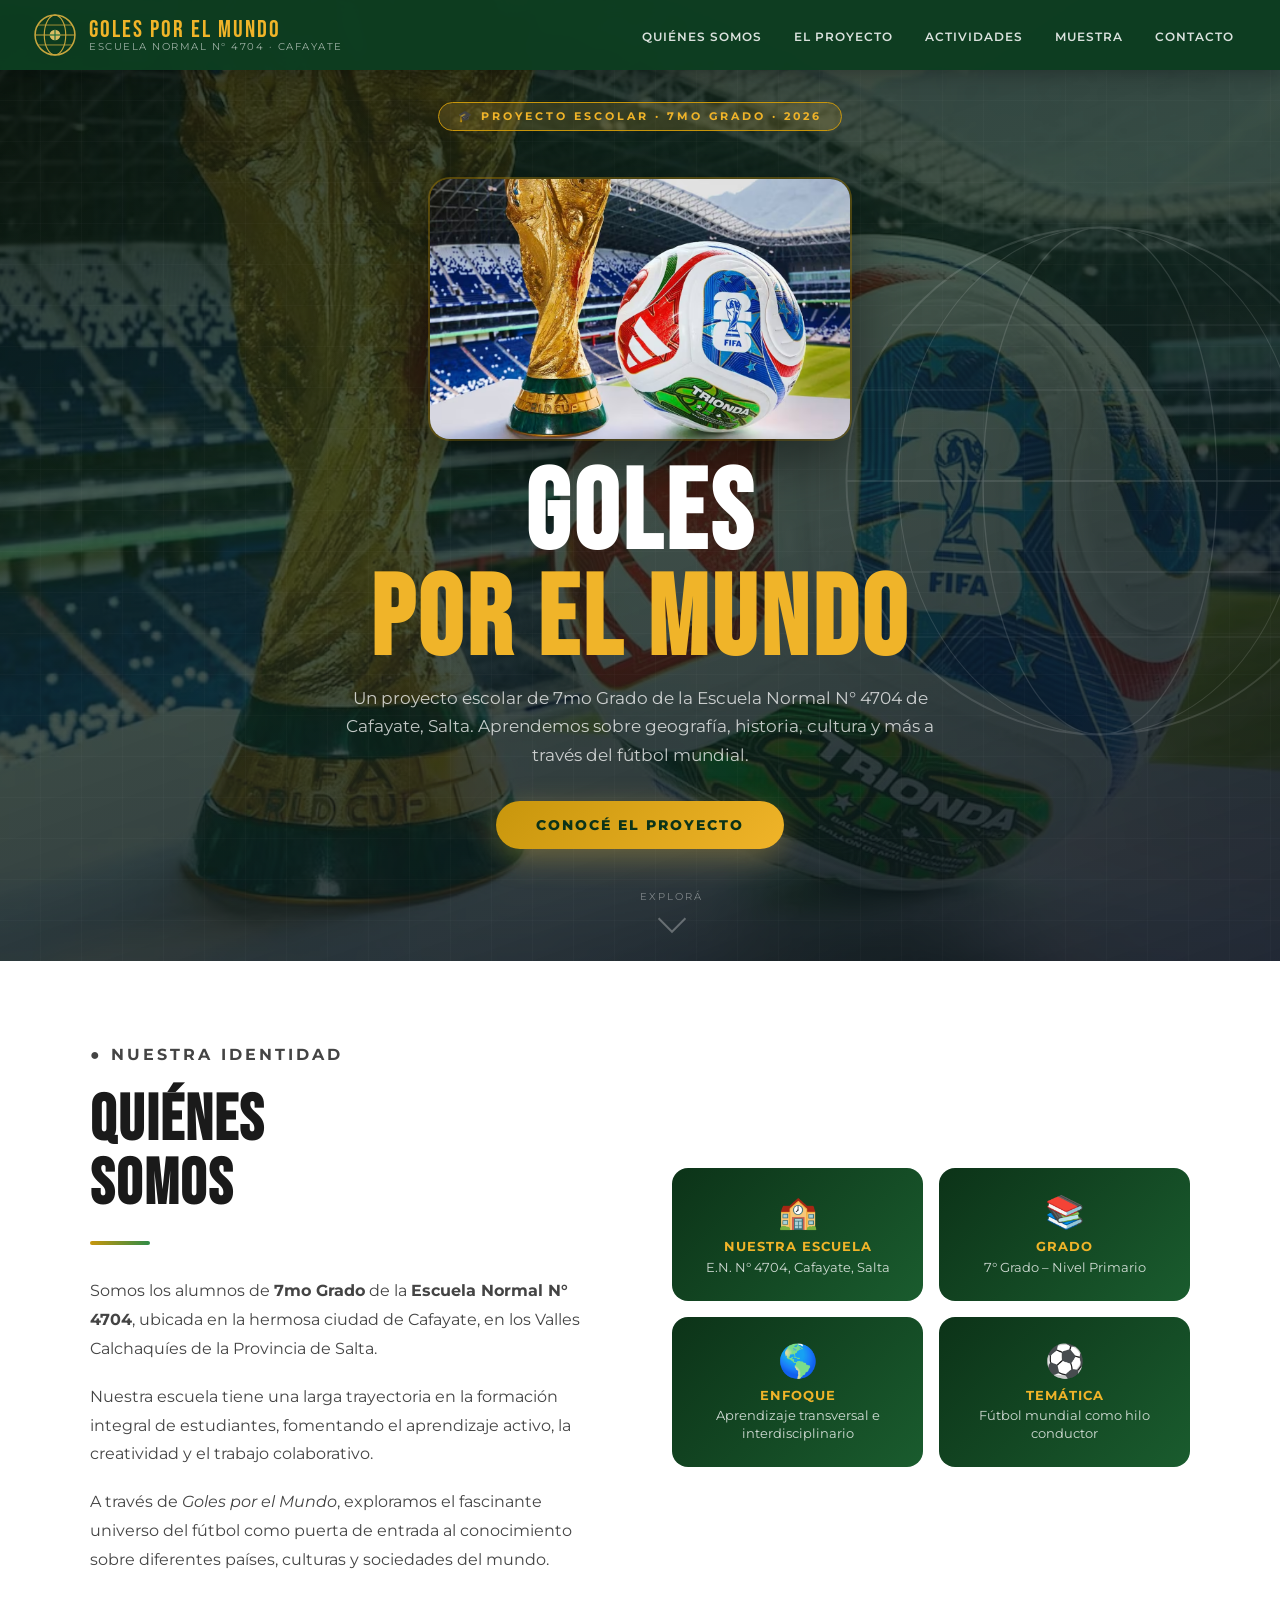
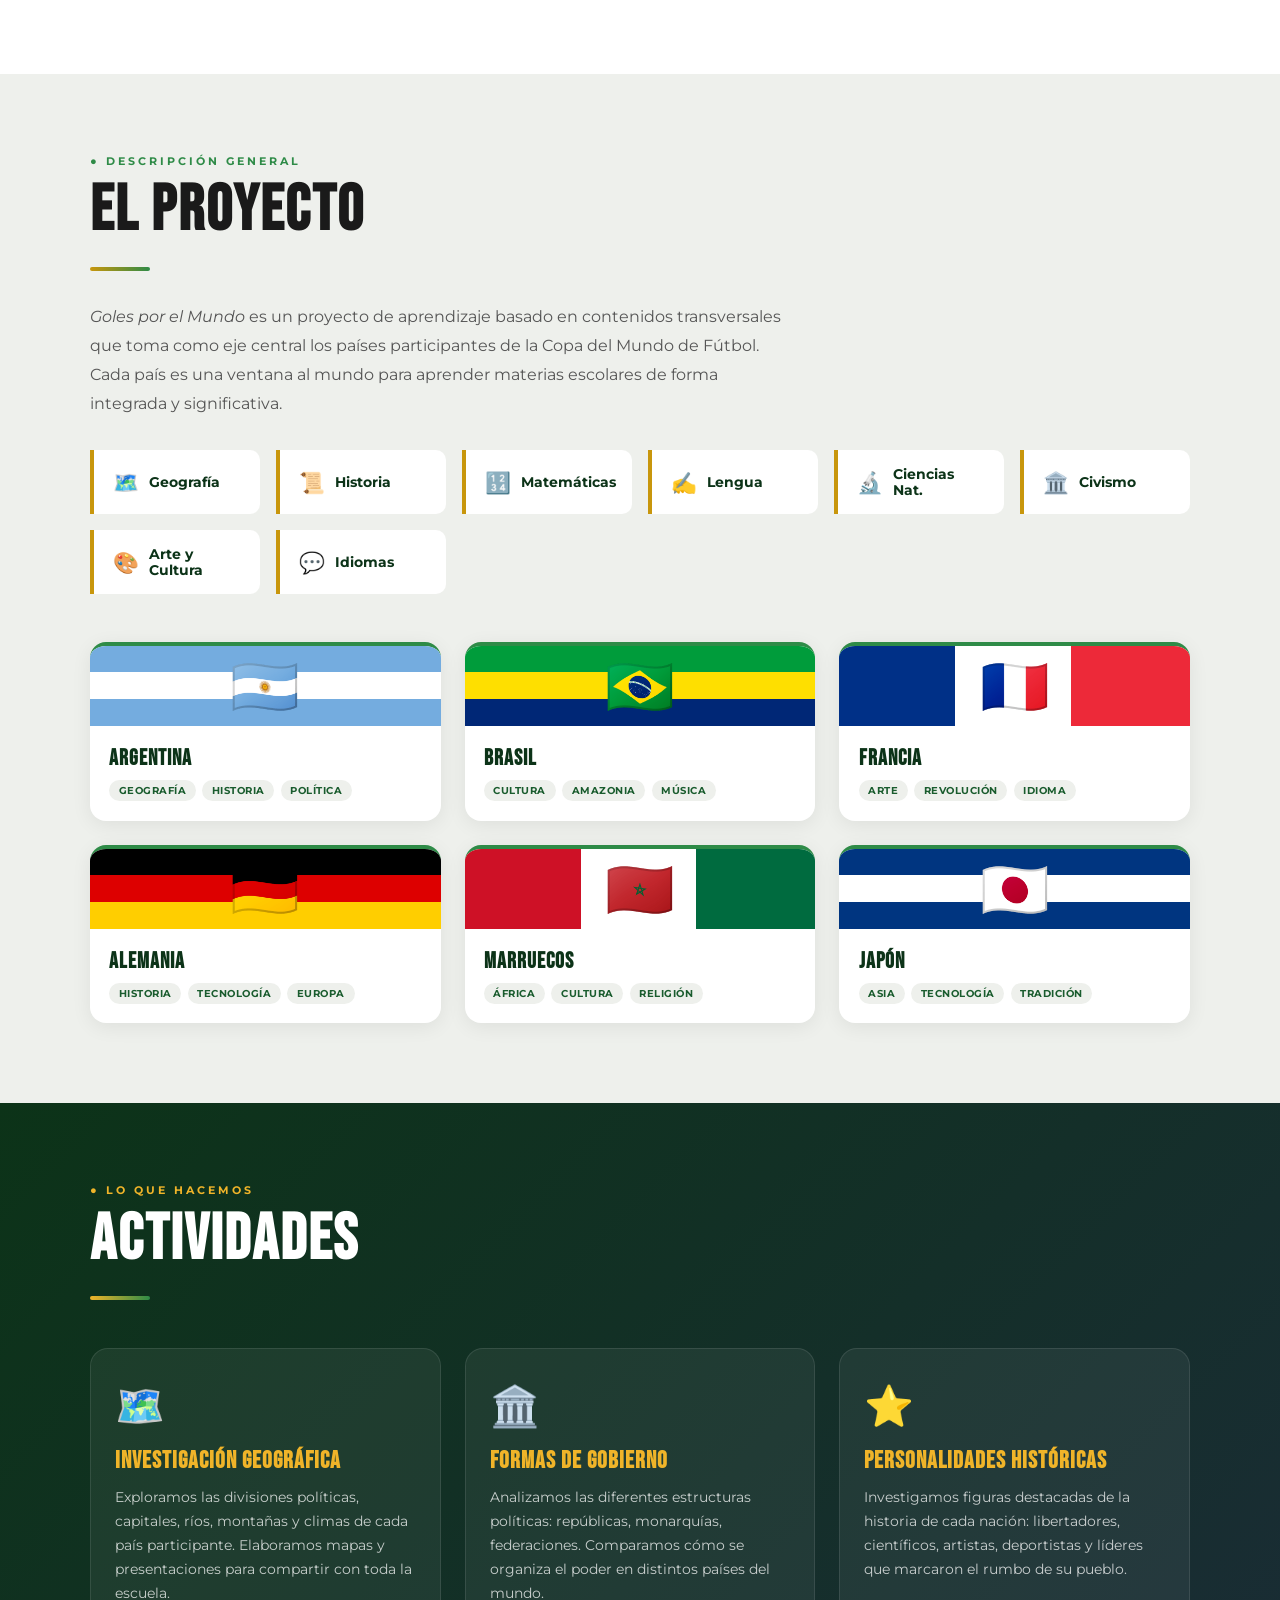
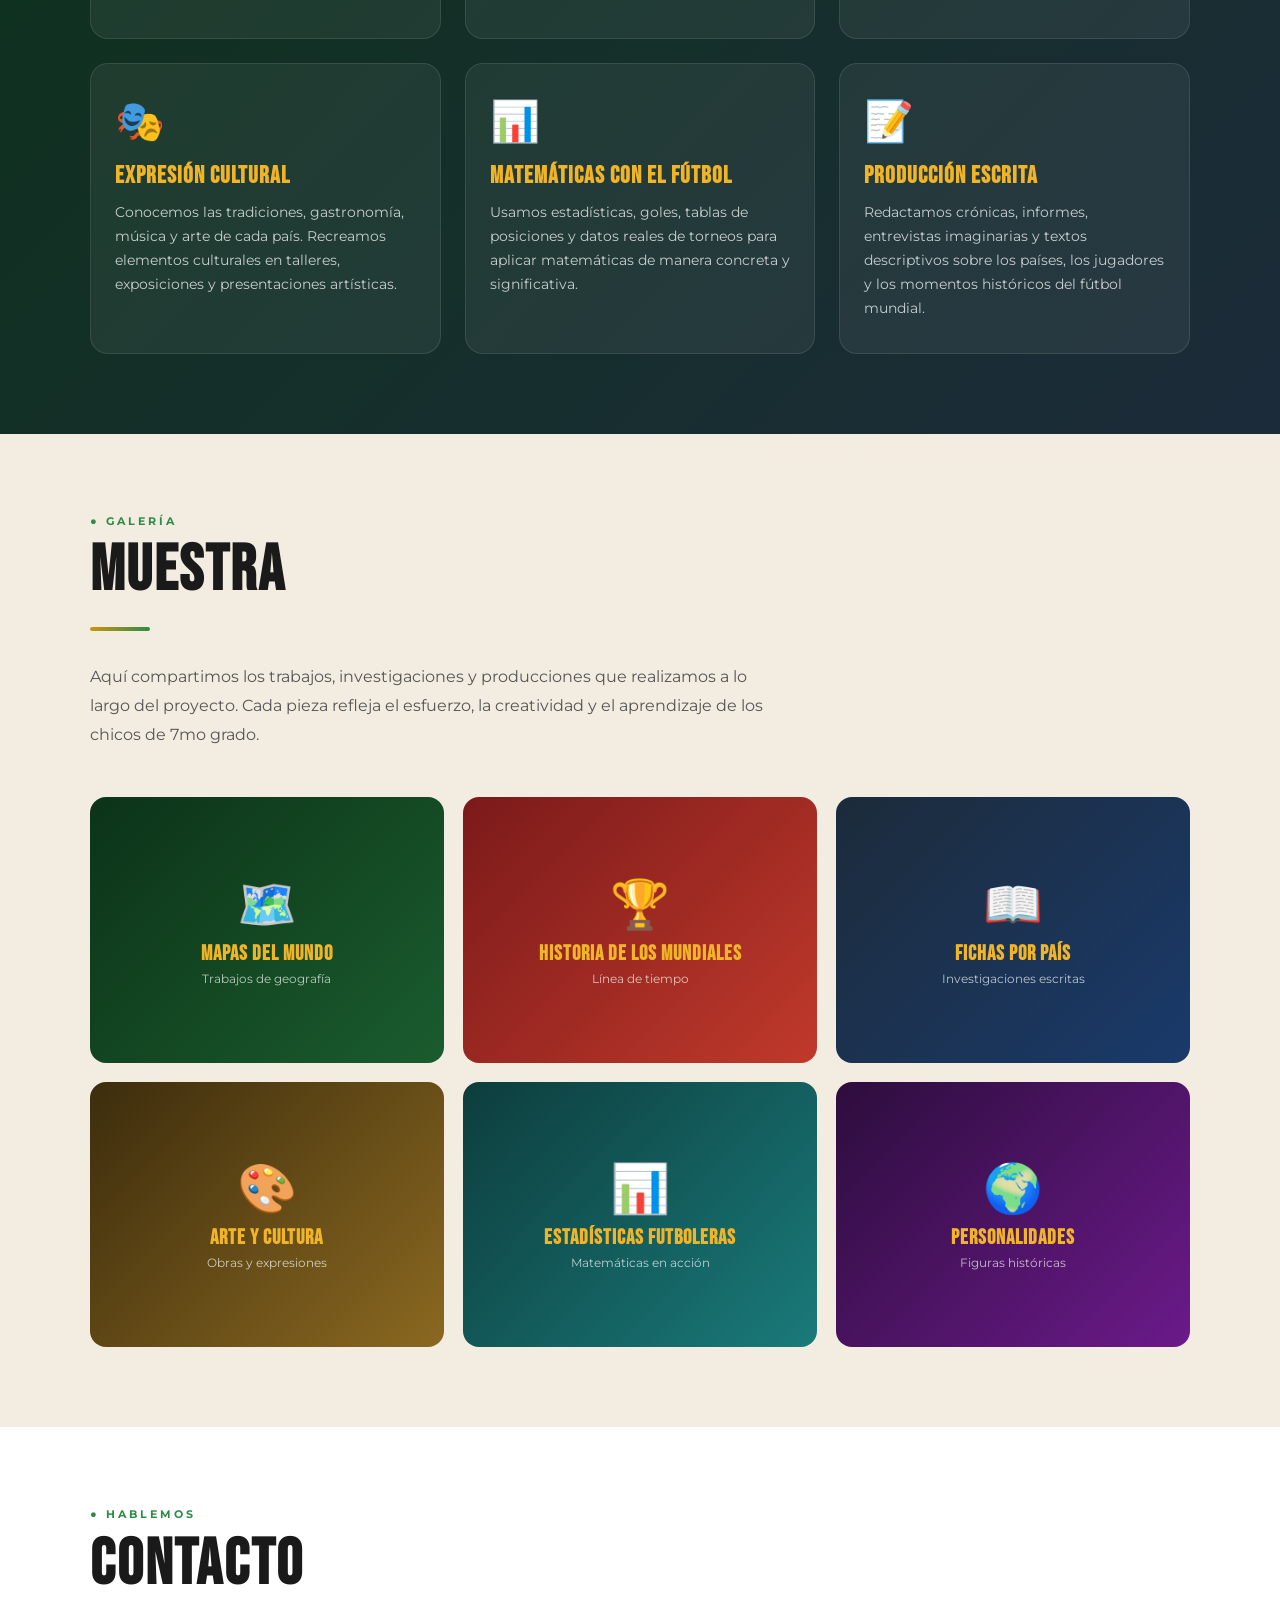
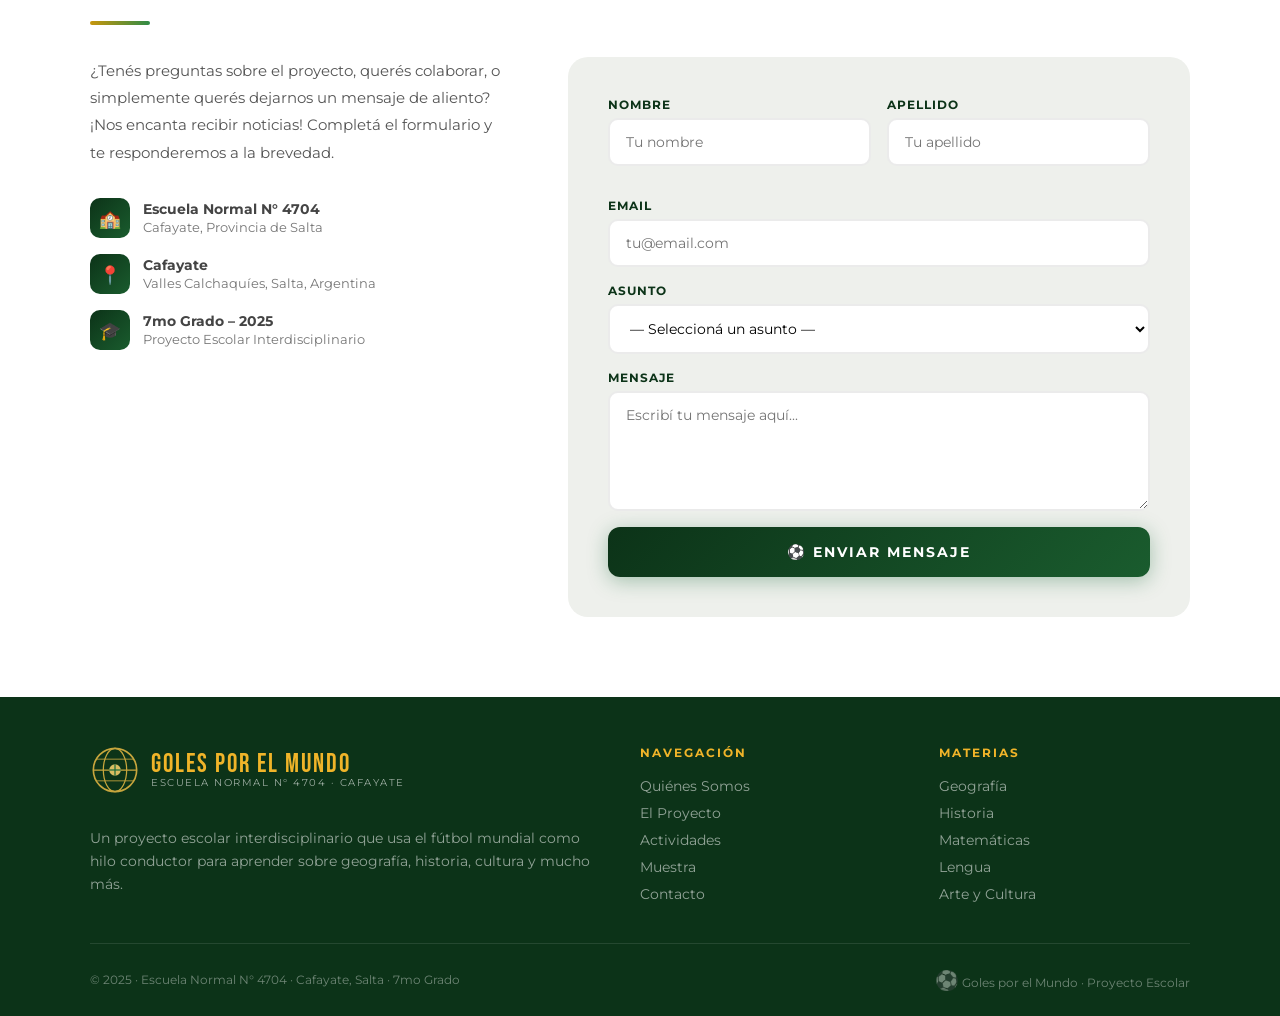
<file: goles-por-el-mundo.html>
<!DOCTYPE html>
<html lang="es">
<head>
  <meta charset="UTF-8" />
  <meta name="viewport" content="width=device-width, initial-scale=1.0" />
  <title>Goles por el Mundo</title>
  <link href="https://fonts.googleapis.com/css2?family=Bebas+Neue&family=Montserrat:wght@300;400;600;700;900&family=Playfair+Display:ital,wght@0,700;1,600&display=swap" rel="stylesheet" />
  <style>
    :root {
      --verde: #1a5c2e;
      --verde-claro: #2e8b47;
      --verde-oscuro: #0c3318;
      --dorado: #c8960c;
      --dorado-claro: #f0b429;
      --crema: #f2ede0;
      --rojo: #c0392b;
      --azul-oscuro: #1c2b3a;
      --blanco: #ffffff;
      --texto: #1a1a1a;
      --gris: #eef0ec;
    }

    * { margin: 0; padding: 0; box-sizing: border-box; }

    html { scroll-behavior: smooth; }

    body {
      font-family: 'Montserrat', sans-serif;
      color: var(--texto);
      background: var(--crema);
      overflow-x: hidden;
    }

    /* ===== NAVBAR ===== */
    nav {
      position: fixed;
      top: 0; left: 0; right: 0;
      z-index: 1000;
      background: rgba(13, 61, 32, 0.97);
      backdrop-filter: blur(8px);
      padding: 0 2rem;
      display: flex;
      align-items: center;
      justify-content: space-between;
      height: 70px;
      box-shadow: 0 2px 20px rgba(0,0,0,0.3);
    }

    .logo {
      display: flex;
      align-items: center;
      gap: 0.7rem;
      text-decoration: none;
    }

    .logo-icon {
      width: 46px;
      height: 46px;
      position: relative;
      flex-shrink: 0;
    }

    .logo-text {
      display: flex;
      flex-direction: column;
      line-height: 1;
    }

    .logo-text span:first-child {
      font-family: 'Bebas Neue', sans-serif;
      font-size: 1.5rem;
      color: var(--dorado-claro);
      letter-spacing: 2px;
    }

    .logo-text span:last-child {
      font-size: 0.6rem;
      color: rgba(255,255,255,0.6);
      letter-spacing: 1.5px;
      text-transform: uppercase;
    }

    .nav-links {
      display: flex;
      list-style: none;
      gap: 0.2rem;
    }

    .nav-links a {
      text-decoration: none;
      color: rgba(255,255,255,0.85);
      font-size: 0.78rem;
      font-weight: 600;
      letter-spacing: 1px;
      text-transform: uppercase;
      padding: 0.5rem 0.9rem;
      border-radius: 4px;
      transition: all 0.25s;
      position: relative;
    }

    .nav-links a::after {
      content: '';
      position: absolute;
      bottom: 4px; left: 50%; right: 50%;
      height: 2px;
      background: var(--dorado-claro);
      transition: all 0.25s;
    }

    .nav-links a:hover {
      color: var(--dorado-claro);
    }

    .nav-links a:hover::after {
      left: 0.9rem;
      right: 0.9rem;
    }

    /* Hamburger */
    .hamburger {
      display: none;
      flex-direction: column;
      gap: 5px;
      cursor: pointer;
      padding: 5px;
      background: none;
      border: none;
    }

    .hamburger span {
      width: 26px;
      height: 2px;
      background: var(--dorado-claro);
      transition: all 0.3s;
      display: block;
    }

    .hamburger.open span:nth-child(1) { transform: rotate(45deg) translate(5px, 5px); }
    .hamburger.open span:nth-child(2) { opacity: 0; }
    .hamburger.open span:nth-child(3) { transform: rotate(-45deg) translate(5px, -5px); }

    /* Mobile menu */
    .mobile-menu {
      display: none;
      position: fixed;
      top: 70px; left: 0; right: 0;
      background: rgba(10, 50, 25, 0.98);
      padding: 1.5rem 2rem;
      z-index: 999;
      flex-direction: column;
      gap: 0.3rem;
      box-shadow: 0 10px 30px rgba(0,0,0,0.4);
    }

    .mobile-menu.open { display: flex; }

    .mobile-menu a {
      text-decoration: none;
      color: rgba(255,255,255,0.9);
      font-size: 1rem;
      font-weight: 600;
      letter-spacing: 1px;
      text-transform: uppercase;
      padding: 0.9rem 0;
      border-bottom: 1px solid rgba(255,255,255,0.1);
      transition: color 0.2s;
    }

    .mobile-menu a:hover { color: var(--dorado-claro); }

    /* ===== HERO ===== */
    .hero {
      min-height: 100vh;
      background: linear-gradient(160deg, rgba(8,20,12,0.80) 0%, rgba(15,38,22,0.75) 40%, rgba(10,18,30,0.88) 100%), url("[data-uri]") center/cover no-repeat;
      position: relative;
      display: flex;
      align-items: center;
      justify-content: center;
      overflow: hidden;
      padding-top: 70px;
    }

    .hero-bg-pattern {
      position: absolute;
      inset: 0;
      background-image:
        repeating-linear-gradient(0deg, transparent, transparent 40px, rgba(255,255,255,0.02) 40px, rgba(255,255,255,0.02) 41px),
        repeating-linear-gradient(90deg, transparent, transparent 40px, rgba(255,255,255,0.02) 40px, rgba(255,255,255,0.02) 41px);
    }

    /* Globe decorative */
    .globe-deco {
      position: absolute;
      right: -80px;
      top: 50%;
      transform: translateY(-50%);
      width: 520px;
      height: 520px;
      opacity: 0.12;
      animation: spin 40s linear infinite;
    }

    @keyframes spin {
      from { transform: translateY(-50%) rotate(0deg); }
      to { transform: translateY(-50%) rotate(360deg); }
    }

    .hero-content {
      position: relative;
      z-index: 2;
      text-align: center;
      padding: 2rem;
      max-width: 900px;
    }

    .hero-badge {
      display: inline-block;
      background: rgba(200, 166, 61, 0.2);
      border: 1px solid var(--dorado);
      color: var(--dorado-claro);
      font-size: 0.7rem;
      font-weight: 700;
      letter-spacing: 3px;
      text-transform: uppercase;
      padding: 0.4rem 1.2rem;
      border-radius: 50px;
      margin-bottom: 1.5rem;
      animation: fadeInUp 0.8s ease forwards;
    }

    .hero-visual {
      display: flex;
      align-items: center;
      justify-content: center;
      gap: 2rem;
      margin: 1.5rem 0;
      animation: fadeInUp 1s ease 0.2s both;
    }

    .hero-photo {
      width: min(420px, 85vw);
      max-height: 260px;
      object-fit: cover;
      object-position: center 30%;
      border-radius: 20px;
      box-shadow: 0 20px 60px rgba(0,0,0,0.5), 0 0 0 2px rgba(200,150,12,0.4);
      animation: floatTrophy 5s ease-in-out infinite;
    }

    @keyframes floatTrophy {
      0%, 100% { transform: translateY(0); }
      50% { transform: translateY(-10px); }
    }

    .hero h1 {
      font-family: 'Bebas Neue', sans-serif;
      font-size: clamp(3.5rem, 10vw, 7rem);
      color: var(--blanco);
      letter-spacing: 4px;
      line-height: 0.95;
      margin-bottom: 0.5rem;
      animation: fadeInUp 1s ease 0.1s both;
    }

    .hero h1 span {
      color: var(--dorado-claro);
      display: block;
    }

    .hero-subtitle {
      font-size: clamp(0.85rem, 2vw, 1.05rem);
      color: rgba(255,255,255,0.75);
      max-width: 600px;
      margin: 0 auto 2rem;
      line-height: 1.7;
      font-weight: 400;
      animation: fadeInUp 1s ease 0.4s both;
    }

    .hero-cta {
      display: inline-block;
      background: linear-gradient(135deg, var(--dorado), var(--dorado-claro));
      color: var(--verde-oscuro);
      font-weight: 800;
      font-size: 0.85rem;
      letter-spacing: 2px;
      text-transform: uppercase;
      text-decoration: none;
      padding: 1rem 2.5rem;
      border-radius: 50px;
      box-shadow: 0 8px 30px rgba(200,166,61,0.4);
      transition: all 0.3s;
      animation: fadeInUp 1s ease 0.6s both;
    }

    .hero-cta:hover {
      transform: translateY(-3px);
      box-shadow: 0 14px 40px rgba(200,166,61,0.5);
    }

    .scroll-indicator {
      position: absolute;
      bottom: 2rem;
      left: 50%;
      transform: translateX(-50%);
      display: flex;
      flex-direction: column;
      align-items: center;
      gap: 0.4rem;
      color: rgba(255,255,255,0.4);
      font-size: 0.65rem;
      letter-spacing: 2px;
      text-transform: uppercase;
      animation: fadeInUp 1s ease 1s both;
    }

    .scroll-indicator .arrow {
      width: 20px;
      height: 20px;
      border-right: 2px solid rgba(255,255,255,0.3);
      border-bottom: 2px solid rgba(255,255,255,0.3);
      transform: rotate(45deg);
      animation: bounce 2s infinite;
    }

    @keyframes bounce {
      0%, 100% { transform: rotate(45deg) translateY(0); }
      50% { transform: rotate(45deg) translateY(6px); }
    }

    @keyframes fadeInUp {
      from { opacity: 0; transform: translateY(30px); }
      to { opacity: 1; transform: translateY(0); }
    }

    /* ===== SECTIONS ===== */
    section {
      padding: 5rem 2rem;
    }

    .section-inner {
      max-width: 1100px;
      margin: 0 auto;
    }

    .section-tag {
      font-size: 0.7rem;
      font-weight: 700;
      letter-spacing: 3px;
      text-transform: uppercase;
      color: var(--verde-claro);
      margin-bottom: 0.7rem;
    }

    .section-title {
      font-family: 'Bebas Neue', sans-serif;
      font-size: clamp(2.5rem, 6vw, 4rem);
      letter-spacing: 2px;
      line-height: 1;
      margin-bottom: 1.5rem;
    }

    .divider {
      width: 60px;
      height: 4px;
      background: linear-gradient(90deg, var(--dorado), var(--verde-claro));
      border-radius: 2px;
      margin-bottom: 2rem;
    }

    /* ===== QUIENES SOMOS ===== */
    #quienes {
      background: var(--blanco);
    }

    .quienes-grid {
      display: grid;
      grid-template-columns: 1fr 1fr;
      gap: 4rem;
      align-items: center;
    }

    .quienes-text p {
      font-size: 1rem;
      line-height: 1.8;
      color: #444;
      margin-bottom: 1.2rem;
    }

    .quienes-cards {
      display: grid;
      grid-template-columns: 1fr 1fr;
      gap: 1rem;
    }

    .q-card {
      background: linear-gradient(135deg, var(--verde-oscuro), var(--verde));
      color: white;
      border-radius: 16px;
      padding: 1.5rem;
      text-align: center;
      transition: transform 0.3s;
    }

    .q-card:hover { transform: translateY(-5px); }

    .q-card .emoji { font-size: 2rem; margin-bottom: 0.5rem; }
    .q-card h4 {
      font-size: 0.8rem;
      font-weight: 700;
      letter-spacing: 1px;
      text-transform: uppercase;
      color: var(--dorado-claro);
      margin-bottom: 0.3rem;
    }
    .q-card p { font-size: 0.8rem; color: rgba(255,255,255,0.8); line-height: 1.4; }

    /* ===== EL PROYECTO ===== */
    #proyecto {
      background: var(--gris);
    }

    .proyecto-grid {
      display: grid;
      grid-template-columns: repeat(3, 1fr);
      gap: 1.5rem;
      margin-top: 3rem;
    }

    .pais-card {
      background: var(--blanco);
      border-radius: 16px;
      overflow: hidden;
      box-shadow: 0 4px 20px rgba(0,0,0,0.07);
      transition: all 0.3s;
      border-top: 4px solid var(--verde-claro);
    }

    .pais-card:hover {
      transform: translateY(-6px);
      box-shadow: 0 12px 40px rgba(0,0,0,0.13);
    }

    .pais-flag {
      width: 100%;
      height: 80px;
      display: flex;
      align-items: center;
      justify-content: center;
      font-size: 3.5rem;
    }

    .pais-body {
      padding: 1.2rem;
    }

    .pais-body h3 {
      font-family: 'Bebas Neue', sans-serif;
      font-size: 1.4rem;
      letter-spacing: 1px;
      color: var(--verde-oscuro);
      margin-bottom: 0.5rem;
    }

    .pais-tags {
      display: flex;
      flex-wrap: wrap;
      gap: 0.4rem;
    }

    .pais-tag {
      background: var(--gris);
      color: var(--verde);
      font-size: 0.65rem;
      font-weight: 700;
      letter-spacing: 0.5px;
      text-transform: uppercase;
      padding: 0.25rem 0.6rem;
      border-radius: 50px;
    }

    .proyecto-desc {
      max-width: 700px;
      font-size: 1rem;
      line-height: 1.8;
      color: #555;
      margin-bottom: 0.5rem;
    }

    .materias-grid {
      display: grid;
      grid-template-columns: repeat(auto-fit, minmax(150px, 1fr));
      gap: 1rem;
      margin-top: 2rem;
    }

    .materia-item {
      background: var(--blanco);
      border-left: 4px solid var(--dorado);
      padding: 1rem 1.2rem;
      border-radius: 0 10px 10px 0;
      font-size: 0.85rem;
      font-weight: 700;
      color: var(--verde-oscuro);
      display: flex;
      align-items: center;
      gap: 0.6rem;
    }

    .materia-item .icon { font-size: 1.3rem; }

    /* ===== ACTIVIDADES ===== */
    #actividades {
      background: linear-gradient(135deg, var(--verde-oscuro) 0%, var(--azul-oscuro) 100%);
      color: white;
    }

    #actividades .section-title { color: white; }
    #actividades .section-tag { color: var(--dorado-claro); }
    #actividades .divider { background: linear-gradient(90deg, var(--dorado-claro), var(--verde-claro)); }

    .actividades-grid {
      display: grid;
      grid-template-columns: repeat(auto-fit, minmax(260px, 1fr));
      gap: 1.5rem;
      margin-top: 3rem;
    }

    .act-card {
      background: rgba(255,255,255,0.06);
      border: 1px solid rgba(255,255,255,0.1);
      border-radius: 18px;
      padding: 2rem 1.5rem;
      transition: all 0.3s;
      position: relative;
      overflow: hidden;
    }

    .act-card::before {
      content: '';
      position: absolute;
      top: 0; left: 0; right: 0;
      height: 3px;
      background: linear-gradient(90deg, var(--dorado), var(--verde-claro));
      opacity: 0;
      transition: opacity 0.3s;
    }

    .act-card:hover { transform: translateY(-5px); background: rgba(255,255,255,0.1); }
    .act-card:hover::before { opacity: 1; }

    .act-icon {
      font-size: 2.5rem;
      margin-bottom: 1rem;
    }

    .act-card h3 {
      font-family: 'Bebas Neue', sans-serif;
      font-size: 1.5rem;
      letter-spacing: 1px;
      color: var(--dorado-claro);
      margin-bottom: 0.7rem;
    }

    .act-card p {
      font-size: 0.88rem;
      color: rgba(255,255,255,0.75);
      line-height: 1.7;
    }

    /* ===== MUESTRA ===== */
    #muestra {
      background: var(--crema);
    }

    .muestra-desc {
      max-width: 700px;
      font-size: 1rem;
      color: #555;
      line-height: 1.8;
      margin-bottom: 3rem;
    }

    .muestra-grid {
      display: grid;
      grid-template-columns: repeat(3, 1fr);
      gap: 1.2rem;
    }

    .muestra-item {
      border-radius: 16px;
      overflow: hidden;
      aspect-ratio: 4/3;
      position: relative;
      background: linear-gradient(135deg, var(--verde-oscuro), var(--verde));
      display: flex;
      align-items: center;
      justify-content: center;
      cursor: pointer;
      transition: all 0.3s;
    }

    .muestra-item:hover { transform: scale(1.03); }

    .muestra-item:hover .muestra-overlay { opacity: 1; }

    .muestra-content {
      text-align: center;
      color: white;
      padding: 1rem;
    }

    .muestra-content .big-emoji { font-size: 3rem; margin-bottom: 0.5rem; }
    .muestra-content h4 {
      font-family: 'Bebas Neue', sans-serif;
      font-size: 1.3rem;
      letter-spacing: 1px;
      color: var(--dorado-claro);
    }
    .muestra-content p { font-size: 0.75rem; color: rgba(255,255,255,0.7); margin-top: 0.3rem; }

    .muestra-item:nth-child(2) { background: linear-gradient(135deg, #7b1a1a, var(--rojo)); }
    .muestra-item:nth-child(3) { background: linear-gradient(135deg, var(--azul-oscuro), #1a3a6b); }
    .muestra-item:nth-child(4) { background: linear-gradient(135deg, #3d2d0d, #8a6820); }
    .muestra-item:nth-child(5) { background: linear-gradient(135deg, #0d3d3d, #1a7a7a); }
    .muestra-item:nth-child(6) { background: linear-gradient(135deg, #2d0d3d, #6b1a8a); }

    .muestra-overlay {
      position: absolute;
      inset: 0;
      background: rgba(200,166,61,0.15);
      opacity: 0;
      transition: opacity 0.3s;
      border: 3px solid var(--dorado);
      border-radius: 16px;
    }

    /* ===== CONTACTO ===== */
    #contacto {
      background: var(--blanco);
    }

    .contacto-grid {
      display: grid;
      grid-template-columns: 1fr 1.5fr;
      gap: 4rem;
      align-items: start;
    }

    .contacto-info p {
      font-size: 0.95rem;
      color: #555;
      line-height: 1.8;
      margin-bottom: 2rem;
    }

    .contact-details {
      display: flex;
      flex-direction: column;
      gap: 1rem;
    }

    .c-detail {
      display: flex;
      align-items: center;
      gap: 0.8rem;
      font-size: 0.9rem;
      color: #444;
    }

    .c-detail .icon-box {
      width: 40px;
      height: 40px;
      background: linear-gradient(135deg, var(--verde-oscuro), var(--verde));
      border-radius: 10px;
      display: flex;
      align-items: center;
      justify-content: center;
      font-size: 1.1rem;
      flex-shrink: 0;
    }

    .contacto-form {
      background: var(--gris);
      border-radius: 20px;
      padding: 2.5rem;
    }

    .form-row {
      display: grid;
      grid-template-columns: 1fr 1fr;
      gap: 1rem;
      margin-bottom: 1rem;
    }

    .form-group {
      display: flex;
      flex-direction: column;
      gap: 0.4rem;
      margin-bottom: 1rem;
    }

    .form-group label {
      font-size: 0.75rem;
      font-weight: 700;
      letter-spacing: 1px;
      text-transform: uppercase;
      color: var(--verde-oscuro);
    }

    .form-group input,
    .form-group select,
    .form-group textarea {
      padding: 0.8rem 1rem;
      border: 2px solid rgba(0,0,0,0.08);
      border-radius: 10px;
      font-family: 'Montserrat', sans-serif;
      font-size: 0.9rem;
      background: white;
      transition: border-color 0.3s;
      outline: none;
    }

    .form-group input:focus,
    .form-group select:focus,
    .form-group textarea:focus {
      border-color: var(--verde-claro);
    }

    .form-group textarea { resize: vertical; min-height: 120px; }

    .btn-enviar {
      width: 100%;
      padding: 1rem;
      background: linear-gradient(135deg, var(--verde-oscuro), var(--verde));
      color: white;
      font-family: 'Montserrat', sans-serif;
      font-size: 0.9rem;
      font-weight: 700;
      letter-spacing: 2px;
      text-transform: uppercase;
      border: none;
      border-radius: 12px;
      cursor: pointer;
      transition: all 0.3s;
      box-shadow: 0 4px 20px rgba(26,107,58,0.35);
    }

    .btn-enviar:hover {
      transform: translateY(-2px);
      box-shadow: 0 8px 30px rgba(26,107,58,0.45);
    }

    .success-msg {
      display: none;
      text-align: center;
      color: var(--verde);
      font-weight: 700;
      font-size: 0.9rem;
      margin-top: 1rem;
      padding: 0.8rem;
      background: rgba(26,107,58,0.1);
      border-radius: 8px;
    }

    /* ===== FOOTER ===== */
    footer {
      background: var(--verde-oscuro);
      color: rgba(255,255,255,0.7);
      padding: 3rem 2rem 1.5rem;
    }

    .footer-inner {
      max-width: 1100px;
      margin: 0 auto;
    }

    .footer-top {
      display: grid;
      grid-template-columns: 2fr 1fr 1fr;
      gap: 3rem;
      padding-bottom: 2rem;
      border-bottom: 1px solid rgba(255,255,255,0.1);
      margin-bottom: 1.5rem;
    }

    .footer-brand .logo-icon { width: 50px; height: 50px; }
    .footer-brand .logo-text span:first-child { font-size: 1.6rem; }

    .footer-brand p {
      font-size: 0.85rem;
      line-height: 1.7;
      margin-top: 1rem;
      color: rgba(255,255,255,0.55);
    }

    .footer-col h4 {
      font-size: 0.75rem;
      font-weight: 700;
      letter-spacing: 2px;
      text-transform: uppercase;
      color: var(--dorado-claro);
      margin-bottom: 1rem;
    }

    .footer-col ul { list-style: none; }
    .footer-col ul li { margin-bottom: 0.5rem; }
    .footer-col ul li a {
      text-decoration: none;
      color: rgba(255,255,255,0.55);
      font-size: 0.85rem;
      transition: color 0.2s;
    }
    .footer-col ul li a:hover { color: var(--dorado-claro); }

    .footer-bottom {
      display: flex;
      justify-content: space-between;
      align-items: center;
      flex-wrap: wrap;
      gap: 0.5rem;
    }

    .footer-bottom p { font-size: 0.78rem; color: rgba(255,255,255,0.4); }

    .copa-emoji { font-size: 1.2rem; }

    /* ===== RESPONSIVE ===== */
    @media (max-width: 768px) {
      .nav-links { display: none; }
      .hamburger { display: flex; }

      .quienes-grid,
      .contacto-grid,
      .footer-top { grid-template-columns: 1fr; gap: 2rem; }

      .quienes-cards { grid-template-columns: 1fr 1fr; }

      .proyecto-grid { grid-template-columns: 1fr 1fr; }

      .muestra-grid { grid-template-columns: 1fr 1fr; }

      .form-row { grid-template-columns: 1fr; }

      .hero-visual { gap: 1rem; }
      .trophy-svg, .globe-svg { width: 80px; }

      .globe-deco { display: none; }

      section { padding: 3.5rem 1.5rem; }
      .contacto-form { padding: 1.8rem; }
    }

    @media (max-width: 480px) {
      .proyecto-grid,
      .muestra-grid { grid-template-columns: 1fr; }
      .quienes-cards { grid-template-columns: 1fr; }
      nav { padding: 0 1rem; }
    }
  </style>
</head>
<body>

<!-- ===== NAVBAR ===== -->
<nav>
  <a href="#" class="logo">
    <svg class="logo-icon" viewBox="0 0 60 60" fill="none" xmlns="http://www.w3.org/2000/svg">
      <!-- Globe -->
      <circle cx="30" cy="30" r="26" stroke="#c8a63d" stroke-width="2" fill="none"/>
      <ellipse cx="30" cy="30" rx="14" ry="26" stroke="#c8a63d" stroke-width="1.5" fill="none"/>
      <line x1="4" y1="30" x2="56" y2="30" stroke="#c8a63d" stroke-width="1.5"/>
      <line x1="8" y1="17" x2="52" y2="17" stroke="#c8a63d" stroke-width="1"/>
      <line x1="8" y1="43" x2="52" y2="43" stroke="#c8a63d" stroke-width="1"/>
      <!-- Soccer ball pattern on globe -->
      <circle cx="30" cy="30" r="7" fill="#f0cc6a" opacity="0.9"/>
      <line x1="30" y1="23" x2="30" y2="37" stroke="#1a6b3a" stroke-width="1.5"/>
      <line x1="23" y1="30" x2="37" y2="30" stroke="#1a6b3a" stroke-width="1.5"/>
    </svg>
    <div class="logo-text">
      <span>Goles por el Mundo</span>
      <span>Escuela Normal N° 4704 · Cafayate</span>
    </div>
  </a>

  <ul class="nav-links">
    <li><a href="#quienes">Quiénes Somos</a></li>
    <li><a href="#proyecto">El Proyecto</a></li>
    <li><a href="#actividades">Actividades</a></li>
    <li><a href="#muestra">Muestra</a></li>
    <li><a href="#contacto">Contacto</a></li>
  </ul>

  <button class="hamburger" id="hamburger" aria-label="Menú">
    <span></span><span></span><span></span>
  </button>
</nav>

<div class="mobile-menu" id="mobileMenu">
  <a href="#quienes" onclick="closeMobile()">Quiénes Somos</a>
  <a href="#proyecto" onclick="closeMobile()">El Proyecto</a>
  <a href="#actividades" onclick="closeMobile()">Actividades</a>
  <a href="#muestra" onclick="closeMobile()">Muestra</a>
  <a href="#contacto" onclick="closeMobile()">Contacto</a>
</div>

<!-- ===== HERO ===== -->
<section class="hero" id="inicio">
  <div class="hero-bg-pattern"></div>

  <!-- Decorative large globe -->
  <svg class="globe-deco" viewBox="0 0 400 400" xmlns="http://www.w3.org/2000/svg">
    <circle cx="200" cy="200" r="195" stroke="white" stroke-width="1.5" fill="none"/>
    <ellipse cx="200" cy="200" rx="90" ry="195" stroke="white" stroke-width="1" fill="none"/>
    <ellipse cx="200" cy="200" rx="155" ry="195" stroke="white" stroke-width="0.8" fill="none"/>
    <line x1="5" y1="200" x2="395" y2="200" stroke="white" stroke-width="1"/>
    <line x1="15" y1="130" x2="385" y2="130" stroke="white" stroke-width="0.7"/>
    <line x1="15" y1="270" x2="385" y2="270" stroke="white" stroke-width="0.7"/>
    <line x1="40" y1="80" x2="360" y2="80" stroke="white" stroke-width="0.5"/>
    <line x1="40" y1="320" x2="360" y2="320" stroke="white" stroke-width="0.5"/>
  </svg>

  <div class="hero-content">
    <div class="hero-badge">🎓 Proyecto Escolar · 7mo Grado · 2026</div>

    <div class="hero-visual">
      <img src="[data-uri]" alt="Copa del Mundo FIFA" class="hero-photo" />
    </div>

    <h1>GOLES<span>POR EL MUNDO</span></h1>
    <p class="hero-subtitle">
      Un proyecto escolar de 7mo Grado de la Escuela Normal N° 4704 de Cafayate, Salta. Aprendemos sobre geografía, historia, cultura y más a través del fútbol mundial.
    </p>
    <a href="#proyecto" class="hero-cta">Conocé el Proyecto</a>
  </div>

  <div class="scroll-indicator">
    <span>Explorá</span>
    <div class="arrow"></div>
  </div>
</section>

<!-- ===== QUIÉNES SOMOS ===== -->
<section id="quienes">
  <div class="section-inner">
    <div class="quienes-grid">
      <div class="quienes-text">
        <p class="section-tag">● Nuestra Identidad</p>
        <h2 class="section-title">Quiénes<br>Somos</h2>
        <div class="divider"></div>
        <p>
          Somos los alumnos de <strong>7mo Grado</strong> de la <strong>Escuela Normal N° 4704</strong>, ubicada en la hermosa ciudad de Cafayate, en los Valles Calchaquíes de la Provincia de Salta.
        </p>
        <p>
          Nuestra escuela tiene una larga trayectoria en la formación integral de estudiantes, fomentando el aprendizaje activo, la creatividad y el trabajo colaborativo.
        </p>
        <p>
          A través de <em>Goles por el Mundo</em>, exploramos el fascinante universo del fútbol como puerta de entrada al conocimiento sobre diferentes países, culturas y sociedades del mundo.
        </p>
      </div>
      <div class="quienes-cards">
        <div class="q-card">
          <div class="emoji">🏫</div>
          <h4>Nuestra Escuela</h4>
          <p>E.N. N° 4704, Cafayate, Salta</p>
        </div>
        <div class="q-card">
          <div class="emoji">📚</div>
          <h4>Grado</h4>
          <p>7° Grado – Nivel Primario</p>
        </div>
        <div class="q-card">
          <div class="emoji">🌎</div>
          <h4>Enfoque</h4>
          <p>Aprendizaje transversal e interdisciplinario</p>
        </div>
        <div class="q-card">
          <div class="emoji">⚽</div>
          <h4>Temática</h4>
          <p>Fútbol mundial como hilo conductor</p>
        </div>
      </div>
    </div>
  </div>
</section>

<!-- ===== EL PROYECTO ===== -->
<section id="proyecto">
  <div class="section-inner">
    <p class="section-tag">● Descripción General</p>
    <h2 class="section-title">El Proyecto</h2>
    <div class="divider"></div>
    <p class="proyecto-desc">
      <em>Goles por el Mundo</em> es un proyecto de aprendizaje basado en contenidos transversales que toma como eje central los países participantes de la Copa del Mundo de Fútbol. Cada país es una ventana al mundo para aprender materias escolares de forma integrada y significativa.
    </p>

    <div class="materias-grid">
      <div class="materia-item"><span class="icon">🗺️</span> Geografía</div>
      <div class="materia-item"><span class="icon">📜</span> Historia</div>
      <div class="materia-item"><span class="icon">🔢</span> Matemáticas</div>
      <div class="materia-item"><span class="icon">✍️</span> Lengua</div>
      <div class="materia-item"><span class="icon">🔬</span> Ciencias Nat.</div>
      <div class="materia-item"><span class="icon">🏛️</span> Civismo</div>
      <div class="materia-item"><span class="icon">🎨</span> Arte y Cultura</div>
      <div class="materia-item"><span class="icon">💬</span> Idiomas</div>
    </div>

    <div class="proyecto-grid">
      <div class="pais-card">
        <div class="pais-flag" style="background: linear-gradient(180deg,#74acdf 33%,#fff 33%,#fff 66%,#74acdf 66%);">🇦🇷</div>
        <div class="pais-body">
          <h3>Argentina</h3>
          <div class="pais-tags">
            <span class="pais-tag">Geografía</span>
            <span class="pais-tag">Historia</span>
            <span class="pais-tag">Política</span>
          </div>
        </div>
      </div>
      <div class="pais-card">
        <div class="pais-flag" style="background: linear-gradient(180deg,#009c3b 33%,#fedf00 33%,#fedf00 66%,#002776 66%);">🇧🇷</div>
        <div class="pais-body">
          <h3>Brasil</h3>
          <div class="pais-tags">
            <span class="pais-tag">Cultura</span>
            <span class="pais-tag">Amazonia</span>
            <span class="pais-tag">Música</span>
          </div>
        </div>
      </div>
      <div class="pais-card">
        <div class="pais-flag" style="background: linear-gradient(90deg,#003087 33%,#fff 33%,#fff 66%,#ed2939 66%);">🇫🇷</div>
        <div class="pais-body">
          <h3>Francia</h3>
          <div class="pais-tags">
            <span class="pais-tag">Arte</span>
            <span class="pais-tag">Revolución</span>
            <span class="pais-tag">Idioma</span>
          </div>
        </div>
      </div>
      <div class="pais-card">
        <div class="pais-flag" style="background: linear-gradient(180deg,#000 33%,#dd0000 33%,#dd0000 66%,#ffce00 66%);">🇩🇪</div>
        <div class="pais-body">
          <h3>Alemania</h3>
          <div class="pais-tags">
            <span class="pais-tag">Historia</span>
            <span class="pais-tag">Tecnología</span>
            <span class="pais-tag">Europa</span>
          </div>
        </div>
      </div>
      <div class="pais-card">
        <div class="pais-flag" style="background: linear-gradient(90deg,#ce1126 33%,#fff 33%,#fff 66%,#006b3f 66%);">🇲🇦</div>
        <div class="pais-body">
          <h3>Marruecos</h3>
          <div class="pais-tags">
            <span class="pais-tag">África</span>
            <span class="pais-tag">Cultura</span>
            <span class="pais-tag">Religión</span>
          </div>
        </div>
      </div>
      <div class="pais-card">
        <div class="pais-flag" style="background: linear-gradient(180deg,#003580 33%,#fff 33%,#fff 66%,#003580 66%);">🇯🇵</div>
        <div class="pais-body">
          <h3>Japón</h3>
          <div class="pais-tags">
            <span class="pais-tag">Asia</span>
            <span class="pais-tag">Tecnología</span>
            <span class="pais-tag">Tradición</span>
          </div>
        </div>
      </div>
    </div>
  </div>
</section>

<!-- ===== ACTIVIDADES ===== -->
<section id="actividades">
  <div class="section-inner">
    <p class="section-tag">● Lo Que Hacemos</p>
    <h2 class="section-title">Actividades</h2>
    <div class="divider"></div>

    <div class="actividades-grid">
      <div class="act-card">
        <div class="act-icon">🗺️</div>
        <h3>Investigación Geográfica</h3>
        <p>Exploramos las divisiones políticas, capitales, ríos, montañas y climas de cada país participante. Elaboramos mapas y presentaciones para compartir con toda la escuela.</p>
      </div>
      <div class="act-card">
        <div class="act-icon">🏛️</div>
        <h3>Formas de Gobierno</h3>
        <p>Analizamos las diferentes estructuras políticas: repúblicas, monarquías, federaciones. Comparamos cómo se organiza el poder en distintos países del mundo.</p>
      </div>
      <div class="act-card">
        <div class="act-icon">⭐</div>
        <h3>Personalidades Históricas</h3>
        <p>Investigamos figuras destacadas de la historia de cada nación: libertadores, científicos, artistas, deportistas y líderes que marcaron el rumbo de su pueblo.</p>
      </div>
      <div class="act-card">
        <div class="act-icon">🎭</div>
        <h3>Expresión Cultural</h3>
        <p>Conocemos las tradiciones, gastronomía, música y arte de cada país. Recreamos elementos culturales en talleres, exposiciones y presentaciones artísticas.</p>
      </div>
      <div class="act-card">
        <div class="act-icon">📊</div>
        <h3>Matemáticas con el Fútbol</h3>
        <p>Usamos estadísticas, goles, tablas de posiciones y datos reales de torneos para aplicar matemáticas de manera concreta y significativa.</p>
      </div>
      <div class="act-card">
        <div class="act-icon">📝</div>
        <h3>Producción Escrita</h3>
        <p>Redactamos crónicas, informes, entrevistas imaginarias y textos descriptivos sobre los países, los jugadores y los momentos históricos del fútbol mundial.</p>
      </div>
    </div>
  </div>
</section>

<!-- ===== MUESTRA ===== -->
<section id="muestra">
  <div class="section-inner">
    <p class="section-tag">● Galería</p>
    <h2 class="section-title">Muestra</h2>
    <div class="divider"></div>
    <p class="muestra-desc">
      Aquí compartimos los trabajos, investigaciones y producciones que realizamos a lo largo del proyecto. Cada pieza refleja el esfuerzo, la creatividad y el aprendizaje de los chicos de 7mo grado.
    </p>

    <div class="muestra-grid">
      <div class="muestra-item">
        <div class="muestra-content">
          <div class="big-emoji">🗺️</div>
          <h4>Mapas del Mundo</h4>
          <p>Trabajos de geografía</p>
        </div>
        <div class="muestra-overlay"></div>
      </div>
      <div class="muestra-item">
        <div class="muestra-content">
          <div class="big-emoji">🏆</div>
          <h4>Historia de los Mundiales</h4>
          <p>Línea de tiempo</p>
        </div>
        <div class="muestra-overlay"></div>
      </div>
      <div class="muestra-item">
        <div class="muestra-content">
          <div class="big-emoji">📖</div>
          <h4>Fichas por País</h4>
          <p>Investigaciones escritas</p>
        </div>
        <div class="muestra-overlay"></div>
      </div>
      <div class="muestra-item">
        <div class="muestra-content">
          <div class="big-emoji">🎨</div>
          <h4>Arte y Cultura</h4>
          <p>Obras y expresiones</p>
        </div>
        <div class="muestra-overlay"></div>
      </div>
      <div class="muestra-item">
        <div class="muestra-content">
          <div class="big-emoji">📊</div>
          <h4>Estadísticas Futboleras</h4>
          <p>Matemáticas en acción</p>
        </div>
        <div class="muestra-overlay"></div>
      </div>
      <div class="muestra-item">
        <div class="muestra-content">
          <div class="big-emoji">🌍</div>
          <h4>Personalidades</h4>
          <p>Figuras históricas</p>
        </div>
        <div class="muestra-overlay"></div>
      </div>
    </div>
  </div>
</section>

<!-- ===== CONTACTO ===== -->
<section id="contacto">
  <div class="section-inner">
    <p class="section-tag">● Hablemos</p>
    <h2 class="section-title">Contacto</h2>
    <div class="divider"></div>

    <div class="contacto-grid">
      <div class="contacto-info">
        <p>
          ¿Tenés preguntas sobre el proyecto, querés colaborar, o simplemente querés dejarnos un mensaje de aliento? ¡Nos encanta recibir noticias! Completá el formulario y te responderemos a la brevedad.
        </p>
        <div class="contact-details">
          <div class="c-detail">
            <div class="icon-box">🏫</div>
            <div>
              <strong>Escuela Normal N° 4704</strong><br>
              <span style="font-size:0.82rem;color:#777">Cafayate, Provincia de Salta</span>
            </div>
          </div>
          <div class="c-detail">
            <div class="icon-box">📍</div>
            <div>
              <strong>Cafayate</strong><br>
              <span style="font-size:0.82rem;color:#777">Valles Calchaquíes, Salta, Argentina</span>
            </div>
          </div>
          <div class="c-detail">
            <div class="icon-box">🎓</div>
            <div>
              <strong>7mo Grado – 2025</strong><br>
              <span style="font-size:0.82rem;color:#777">Proyecto Escolar Interdisciplinario</span>
            </div>
          </div>
        </div>
      </div>

      <div class="contacto-form">
        <div class="form-row">
          <div class="form-group">
            <label>Nombre</label>
            <input type="text" placeholder="Tu nombre" id="nombre"/>
          </div>
          <div class="form-group">
            <label>Apellido</label>
            <input type="text" placeholder="Tu apellido" id="apellido"/>
          </div>
        </div>
        <div class="form-group">
          <label>Email</label>
          <input type="email" placeholder="tu@email.com" id="email"/>
        </div>
        <div class="form-group">
          <label>Asunto</label>
          <select id="asunto">
            <option value="">— Seleccioná un asunto —</option>
            <option>Consulta sobre el proyecto</option>
            <option>Quiero colaborar</option>
            <option>Mensaje para los alumnos</option>
            <option>Prensa y medios</option>
            <option>Otro</option>
          </select>
        </div>
        <div class="form-group">
          <label>Mensaje</label>
          <textarea placeholder="Escribí tu mensaje aquí..." id="mensaje"></textarea>
        </div>
        <button class="btn-enviar" onclick="enviarMensaje()">⚽ Enviar Mensaje</button>
        <div class="success-msg" id="successMsg">
          ✅ ¡Mensaje recibido! Te responderemos pronto. ¡Gracias!
        </div>
      </div>
    </div>
  </div>
</section>

<!-- ===== FOOTER ===== -->
<footer>
  <div class="footer-inner">
    <div class="footer-top">
      <div class="footer-brand">
        <a href="#" class="logo" style="margin-bottom:1rem;display:inline-flex;">
          <svg class="logo-icon" viewBox="0 0 60 60" fill="none">
            <circle cx="30" cy="30" r="26" stroke="#c8a63d" stroke-width="2" fill="none"/>
            <ellipse cx="30" cy="30" rx="14" ry="26" stroke="#c8a63d" stroke-width="1.5" fill="none"/>
            <line x1="4" y1="30" x2="56" y2="30" stroke="#c8a63d" stroke-width="1.5"/>
            <line x1="8" y1="17" x2="52" y2="17" stroke="#c8a63d" stroke-width="1"/>
            <line x1="8" y1="43" x2="52" y2="43" stroke="#c8a63d" stroke-width="1"/>
            <circle cx="30" cy="30" r="7" fill="#f0cc6a" opacity="0.9"/>
            <line x1="30" y1="23" x2="30" y2="37" stroke="#1a6b3a" stroke-width="1.5"/>
            <line x1="23" y1="30" x2="37" y2="30" stroke="#1a6b3a" stroke-width="1.5"/>
          </svg>
          <div class="logo-text">
            <span>Goles por el Mundo</span>
            <span>Escuela Normal N° 4704 · Cafayate</span>
          </div>
        </a>
        <p>Un proyecto escolar interdisciplinario que usa el fútbol mundial como hilo conductor para aprender sobre geografía, historia, cultura y mucho más.</p>
      </div>

      <div class="footer-col">
        <h4>Navegación</h4>
        <ul>
          <li><a href="#quienes">Quiénes Somos</a></li>
          <li><a href="#proyecto">El Proyecto</a></li>
          <li><a href="#actividades">Actividades</a></li>
          <li><a href="#muestra">Muestra</a></li>
          <li><a href="#contacto">Contacto</a></li>
        </ul>
      </div>

      <div class="footer-col">
        <h4>Materias</h4>
        <ul>
          <li><a href="#">Geografía</a></li>
          <li><a href="#">Historia</a></li>
          <li><a href="#">Matemáticas</a></li>
          <li><a href="#">Lengua</a></li>
          <li><a href="#">Arte y Cultura</a></li>
        </ul>
      </div>
    </div>

    <div class="footer-bottom">
      <p>© 2025 · Escuela Normal N° 4704 · Cafayate, Salta · 7mo Grado</p>
      <p><span class="copa-emoji">⚽</span> Goles por el Mundo · Proyecto Escolar</p>
    </div>
  </div>
</footer>

<script>
  // Hamburger menu
  const hamburger = document.getElementById('hamburger');
  const mobileMenu = document.getElementById('mobileMenu');

  hamburger.addEventListener('click', () => {
    hamburger.classList.toggle('open');
    mobileMenu.classList.toggle('open');
  });

  function closeMobile() {
    hamburger.classList.remove('open');
    mobileMenu.classList.remove('open');
  }

  // Close mobile menu on outside click
  document.addEventListener('click', (e) => {
    if (!hamburger.contains(e.target) && !mobileMenu.contains(e.target)) {
      closeMobile();
    }
  });

  // Navbar scroll effect
  const nav = document.querySelector('nav');
  window.addEventListener('scroll', () => {
    if (window.scrollY > 50) {
      nav.style.background = 'rgba(10, 45, 22, 0.99)';
    } else {
      nav.style.background = 'rgba(13, 61, 32, 0.97)';
    }
  });

  // Contact form
  function enviarMensaje() {
    const nombre = document.getElementById('nombre').value.trim();
    const email = document.getElementById('email').value.trim();
    const mensaje = document.getElementById('mensaje').value.trim();
    const successMsg = document.getElementById('successMsg');

    if (!nombre || !email || !mensaje) {
      alert('Por favor completá los campos requeridos: Nombre, Email y Mensaje.');
      return;
    }

    successMsg.style.display = 'block';
    document.getElementById('nombre').value = '';
    document.getElementById('apellido').value = '';
    document.getElementById('email').value = '';
    document.getElementById('asunto').value = '';
    document.getElementById('mensaje').value = '';

    setTimeout(() => { successMsg.style.display = 'none'; }, 5000);
  }

  // Scroll reveal animations
  const observerOptions = { threshold: 0.1, rootMargin: '0px 0px -50px 0px' };
  const observer = new IntersectionObserver((entries) => {
    entries.forEach(entry => {
      if (entry.isIntersecting) {
        entry.target.style.opacity = '1';
        entry.target.style.transform = 'translateY(0)';
      }
    });
  }, observerOptions);

  document.querySelectorAll('.q-card, .pais-card, .act-card, .muestra-item, .materia-item').forEach(el => {
    el.style.opacity = '0';
    el.style.transform = 'translateY(25px)';
    el.style.transition = 'opacity 0.5s ease, transform 0.5s ease';
    observer.observe(el);
  });
</script>
</body>
</html>
</file>
